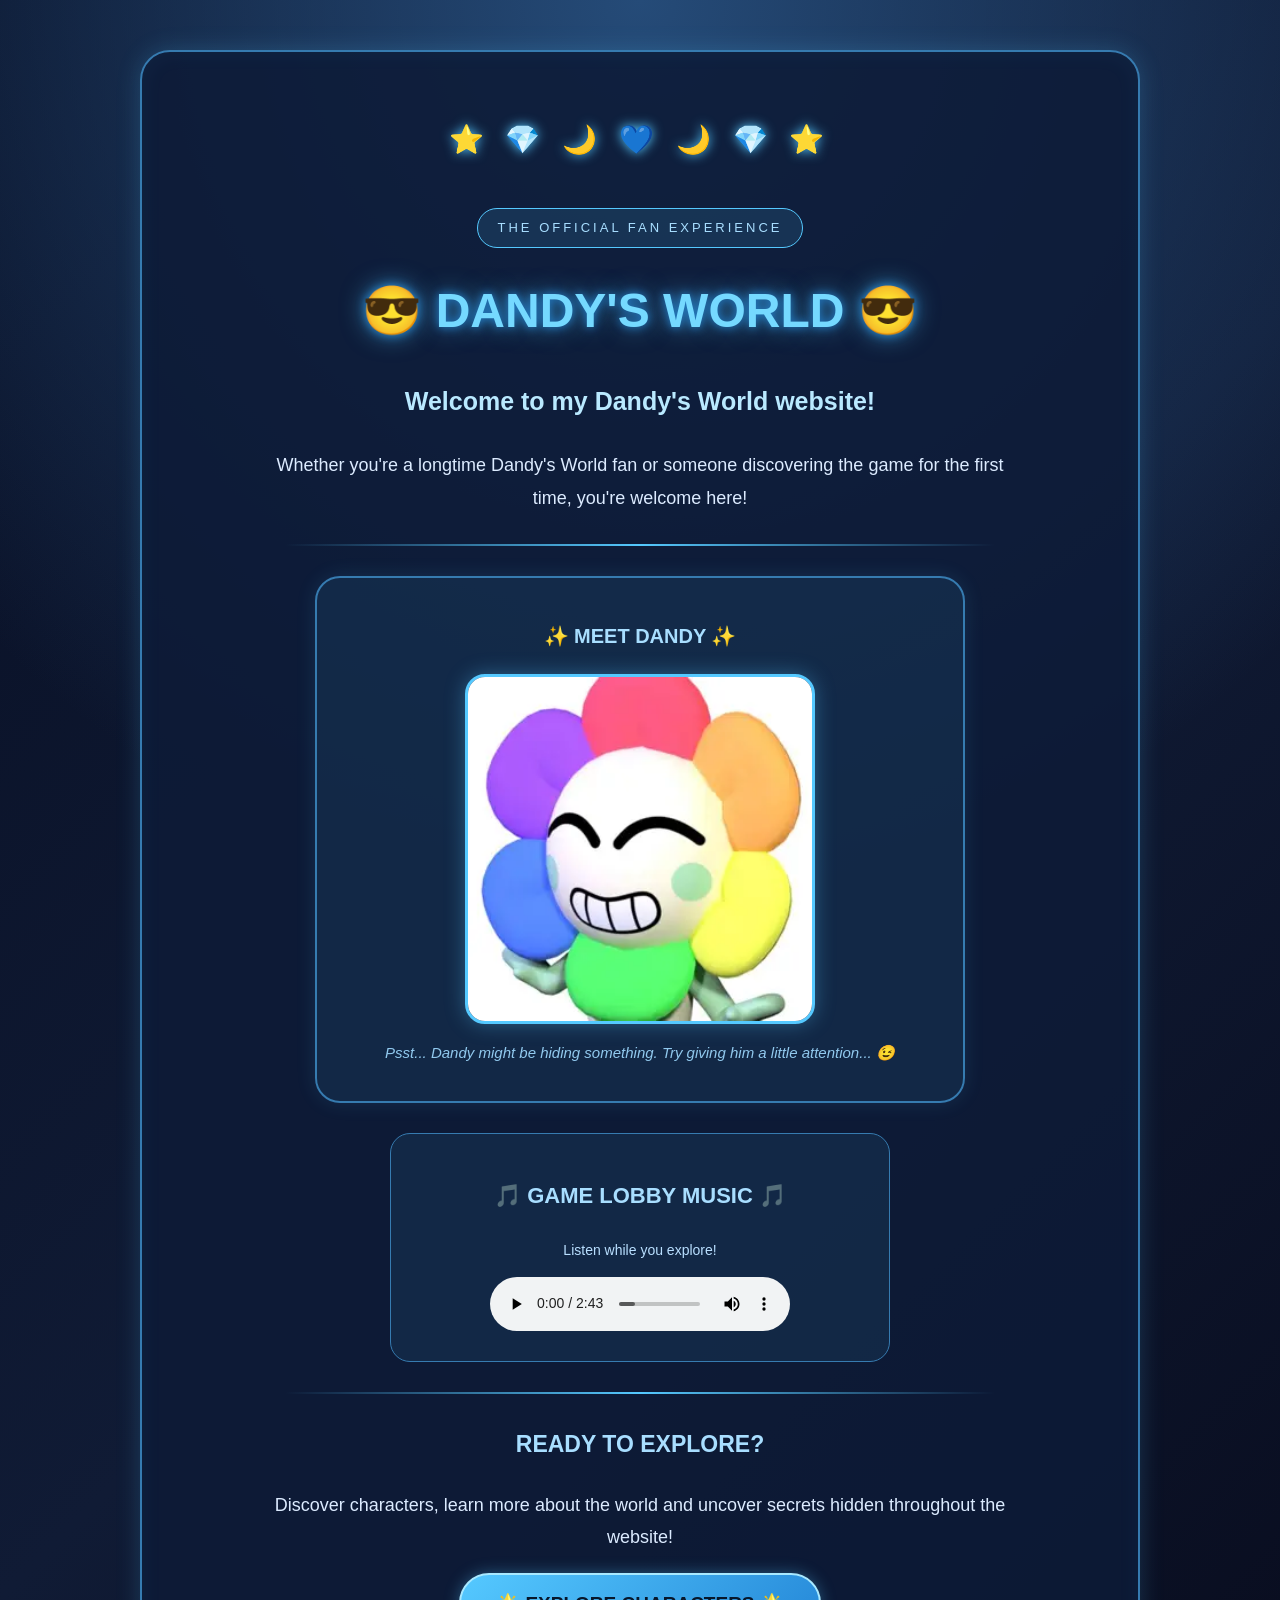
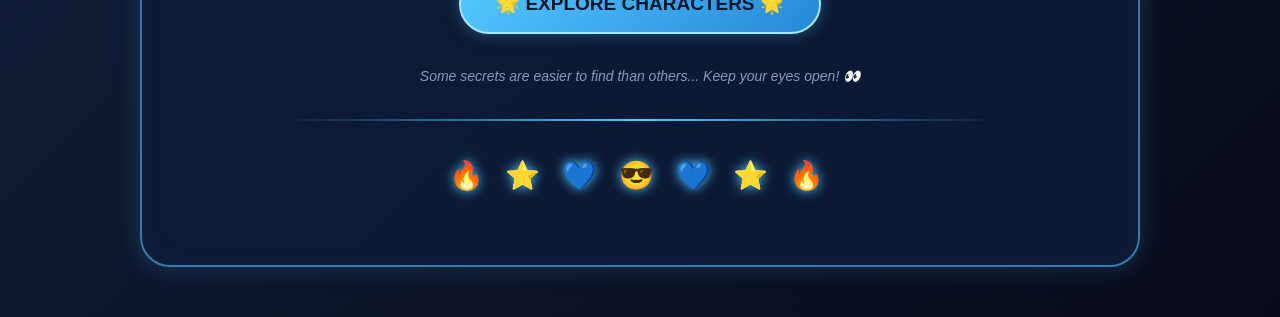
<file: index.htm>
<!DOCTYPE html>
<html>

<head>
<title>Dandy's World - Home</title>

<style>
    * {
        box-sizing: border-box;
    }

    body {
        background:
            radial-gradient(circle at top, #254B78, transparent 45%),
            linear-gradient(135deg, #080F24, #101B35, #080B1C);
        color: #F0F5FF;
        font-family: Verdana, sans-serif;
        font-size: 18px;
        line-height: 1.8;
        margin: 0;
        padding: 25px 15px;
        min-height: 100vh;
    }

    .container {
        max-width: 1000px;
        margin: 25px auto;
        padding: 35px 25px;
        background: rgba(13, 27, 55, 0.88);
        border: 2px solid #367BB0;
        border-radius: 30px;
        box-shadow:
            0 0 25px rgba(85, 201, 255, 0.2),
            inset 0 0 25px rgba(85, 201, 255, 0.05);
        text-align: center;
    }

    .decorations {
        font-size: 28px;
        letter-spacing: 7px;
        color: #8DE2FF;
        text-shadow: 0 0 12px #55C9FF;
    }

    .top-label {
        display: inline-block;
        background: rgba(85, 201, 255, 0.12);
        border: 1px solid #55C9FF;
        border-radius: 30px;
        padding: 7px 20px;
        color: #A8DEFF;
        font-size: 13px;
        letter-spacing: 3px;
        margin-top: 15px;
    }

    h1 {
        color: #75D9FF;
        font-size: 48px;
        text-align: center;
        text-shadow:
            0 0 10px #2588D8,
            0 0 25px rgba(85, 201, 255, 0.6);
        margin: 20px 0;
    }

    .welcome {
        font-size: 25px;
        color: #B9E9FF;
        font-weight: bold;
    }

    .description {
        font-size: 18px;
        color: #DCEBFF;
        max-width: 750px;
        margin: 20px auto;
    }

    .image-panel {
        background: rgba(85, 201, 255, 0.08);
        border: 2px solid #367BB0;
        border-radius: 25px;
        padding: 20px;
        max-width: 650px;
        margin: 30px auto;
        box-shadow: 0 0 20px rgba(85, 201, 255, 0.12);
    }

    .main-image {
        display: block;
        margin: 10px auto;
        width: 350px;
        max-width: 90%;
        border-radius: 20px;
        border: 3px solid #55C9FF;
        cursor: pointer;
        box-shadow: 0 0 20px rgba(85, 201, 255, 0.35);
        transition: 0.3s;
    }

    .main-image:hover {
        transform: scale(1.04);
        box-shadow: 0 0 30px #55C9FF;
    }

    .secret-hint {
        color: #91C9EE;
        font-size: 15px;
        font-style: italic;
        margin-top: 15px;
    }

    .music-panel {
        background: rgba(85, 201, 255, 0.08);
        border: 1px solid #367BB0;
        border-radius: 20px;
        padding: 20px;
        max-width: 500px;
        margin: 30px auto;
    }

    .music-title {
        font-size: 22px;
        color: #A8DEFF;
        font-weight: bold;
    }

    audio {
        width: 300px;
        max-width: 100%;
    }

    .button {
        background: linear-gradient(135deg, #55C9FF, #2588D8);
        color: #07172B;
        padding: 17px 35px;
        font-size: 19px;
        font-weight: bold;
        border: 2px solid #A8E9FF;
        border-radius: 30px;
        cursor: pointer;
        box-shadow: 0 0 15px rgba(85, 201, 255, 0.35);
        transition: 0.3s;
    }

    .button:hover {
        transform: scale(1.08);
        background: linear-gradient(135deg, #B9EEFF, #55C9FF);
        box-shadow: 0 0 25px #55C9FF;
    }

    .bottom-note {
        color: #829CBD;
        font-size: 14px;
        font-style: italic;
        margin-top: 30px;
    }

    .divider {
        width: 75%;
        height: 2px;
        background: linear-gradient(to right, transparent, #55C9FF, transparent);
        margin: 30px auto;
    }

    @media (max-width: 600px) {
        h1 {
            font-size: 32px;
        }

        .container {
            padding: 20px 12px;
        }

        .decorations {
            font-size: 20px;
            letter-spacing: 3px;
        }

        .welcome {
            font-size: 21px;
        }
    }
</style>
</head>

<body>

<div class="container">

<p class="decorations">
⭐ 💎 🌙 💙 🌙 💎 ⭐
</p>

<div class="top-label">
THE OFFICIAL FAN EXPERIENCE
</div>

<h1>
😎 DANDY'S WORLD 😎
</h1>

<p class="welcome">
Welcome to my Dandy's World website!
</p>

<p class="description">
Whether you're a longtime Dandy's World fan
or someone discovering the game for the first time,
you're welcome here!
</p>

<div class="divider"></div>

<div class="image-panel">

<p style="color:#A8DEFF;font-size:20px;font-weight:bold;">
✨ MEET DANDY ✨
</p>

<img src="image.png" class="main-image">

<p class="secret-hint">
Psst... Dandy might be hiding something.
Try giving him a little attention... 😉
</p>

</div>

<div class="music-panel">

<p class="music-title">
🎵 GAME LOBBY MUSIC 🎵
</p>

<p style="color:#B9DFFF;font-size:14px;">
Listen while you explore!
</p>

<audio controls loop>
<source src="music.mp3" type="audio/mpeg">
</audio>

</div>

<div class="divider"></div>

<p style="color:#A8DEFF;font-size:23px;font-weight:bold;">
READY TO EXPLORE?
</p>

<p class="description">
Discover characters, learn more about the world
and uncover secrets hidden throughout the website!
</p>

<p>
<a href="characters.html">
<button class="button">
🌟 EXPLORE CHARACTERS 🌟
</button>
</a>
</p>

<p class="bottom-note">
Some secrets are easier to find than others...
Keep your eyes open! 👀
</p>

<div class="divider"></div>

<p class="decorations">
🔥 ⭐ 💙 😎 💙 ⭐ 🔥
</p>

</div>

<script>
let secretCount = 0;

document.querySelector(".main-image").addEventListener("click", function() {
    secretCount++;

    if (secretCount >= 10) {
        window.location.href = "secret.html";
    }
});
</script>

</body>
</html>
</file>
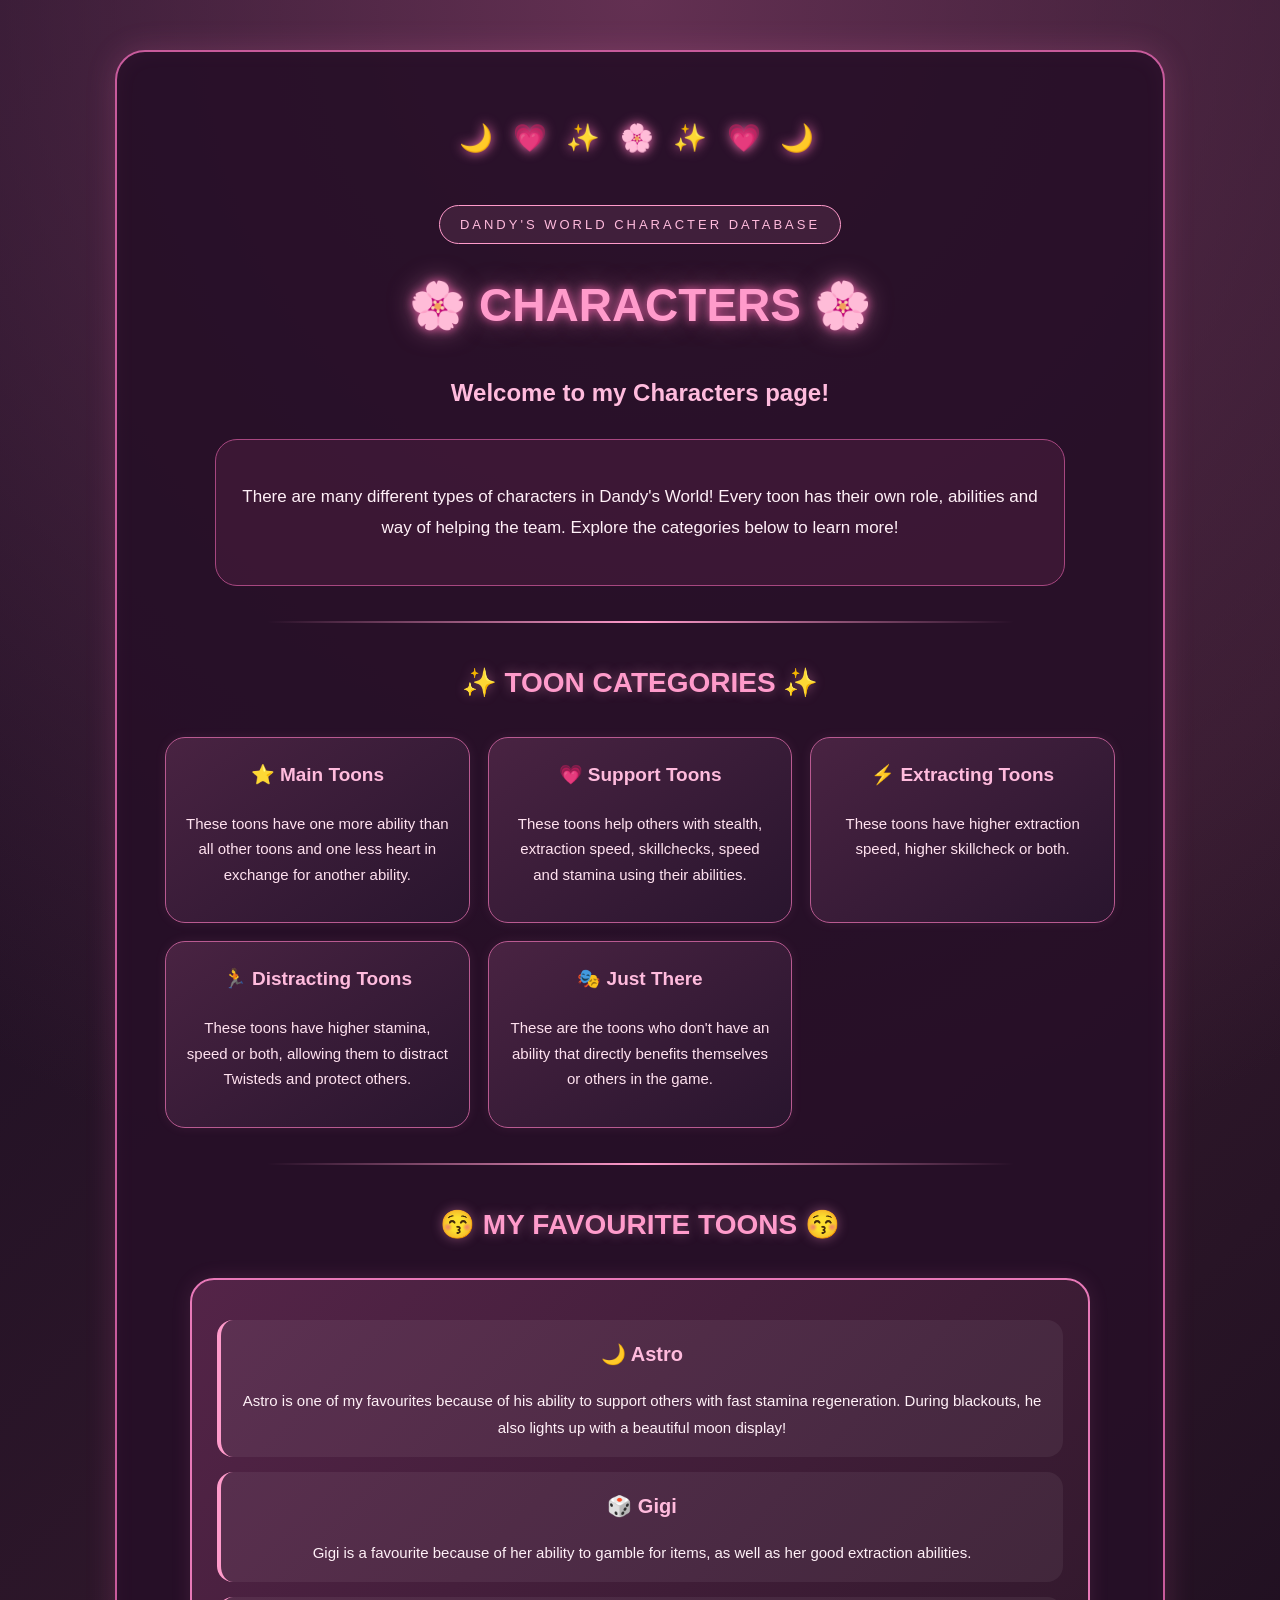
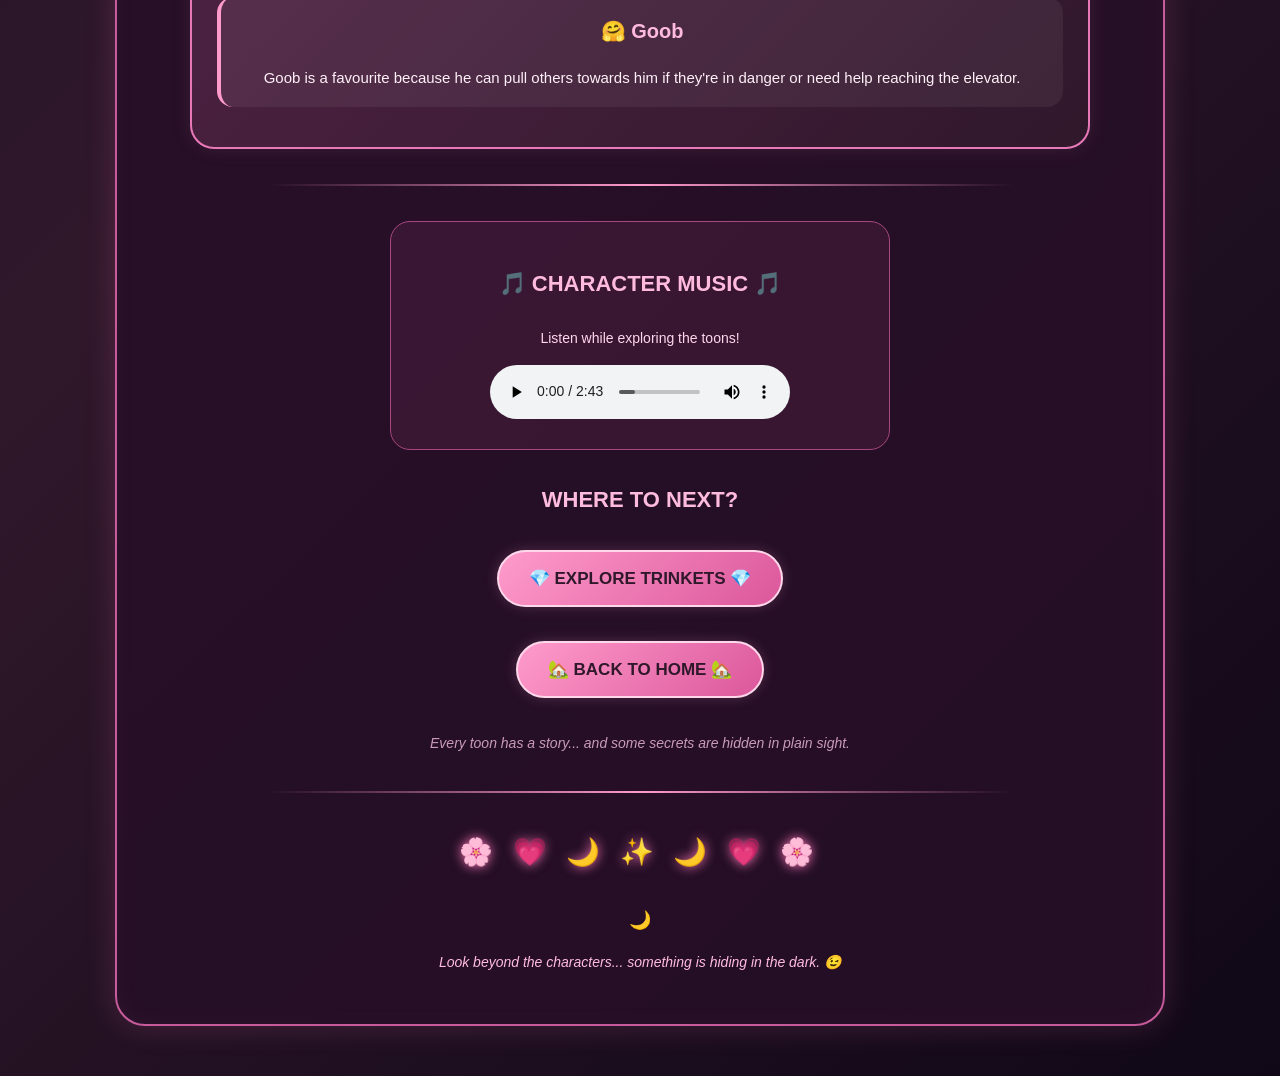
<file: characters.html>
<!DOCTYPE html>
<html>

<head>
<title>Dandy's World - Characters</title>

<style>
    * {
        box-sizing: border-box;
    }

    body {
        background:
            radial-gradient(circle at top, #633052, transparent 45%),
            linear-gradient(135deg, #160C20, #30182B, #100817);
        color: #FFF0F7;
        font-family: Verdana, sans-serif;
        font-size: 18px;
        line-height: 1.8;
        margin: 0;
        padding: 25px 15px;
        min-height: 100vh;
    }

    .container {
        max-width: 1050px;
        margin: 25px auto;
        padding: 35px 25px;
        background: rgba(38, 15, 39, 0.91);
        border: 2px solid #C85B9C;
        border-radius: 30px;
        box-shadow:
            0 0 30px rgba(255, 120, 190, 0.18),
            inset 0 0 25px rgba(255, 155, 203, 0.04);
        text-align: center;
    }

    .decorations {
        font-size: 27px;
        letter-spacing: 6px;
        color: #FFBBDD;
        text-shadow: 0 0 12px #FF77BA;
    }

    .top-label {
        display: inline-block;
        background: rgba(255, 155, 203, 0.1);
        border: 1px solid #FF9BCB;
        border-radius: 30px;
        padding: 7px 20px;
        color: #FFBBDD;
        font-size: 13px;
        letter-spacing: 3px;
        margin-top: 15px;
    }

    h1 {
        color: #FF9BCB;
        font-size: 46px;
        text-align: center;
        text-shadow:
            0 0 10px #DB579B,
            0 0 25px rgba(255, 155, 203, 0.5);
        margin: 20px 0;
    }

    .welcome {
        font-size: 24px;
        color: #FFBBDD;
        font-weight: bold;
    }

    .description {
        font-size: 17px;
        color: #FFF0F7;
        max-width: 850px;
        margin: 20px auto;
    }

    .intro-panel {
        background: rgba(219, 87, 155, 0.1);
        border: 1px solid #A74780;
        border-radius: 22px;
        padding: 22px;
        max-width: 850px;
        margin: 25px auto;
    }

    .divider {
        width: 75%;
        height: 2px;
        background: linear-gradient(to right, transparent, #FF9BCB, transparent);
        margin: 35px auto;
    }

    .section-title {
        font-size: 28px;
        color: #FF9BCB;
        font-weight: bold;
        text-shadow: 0 0 12px rgba(255, 155, 203, 0.4);
        margin-top: 30px;
    }

    .category-grid {
        display: grid;
        grid-template-columns: repeat(auto-fit, minmax(230px, 1fr));
        gap: 18px;
        max-width: 950px;
        margin: 25px auto;
    }

    .category-card {
        background: linear-gradient(145deg, #492342, #29152E);
        border: 1px solid #B95A91;
        border-radius: 20px;
        padding: 20px;
        text-align: left;
        box-shadow: 0 0 12px rgba(255, 155, 203, 0.08);
        transition: 0.3s;
    }

    .category-card:hover {
        transform: translateY(-5px);
        border-color: #FF9BCB;
        box-shadow: 0 0 18px rgba(255, 155, 203, 0.25);
    }

    .category-card h3 {
        color: #FFBBDD;
        font-size: 19px;
        text-align: center;
        margin-top: 0;
    }

    .category-card p {
        color: #FFE1EF;
        font-size: 15px;
        text-align: center;
        line-height: 1.7;
    }

    .favourite-panel {
        background: linear-gradient(135deg, #542448, #30182B);
        border: 2px solid #E879B8;
        border-radius: 24px;
        padding: 25px;
        max-width: 900px;
        margin: 25px auto;
        box-shadow: 0 0 20px rgba(232, 121, 184, 0.12);
    }

    .favourite {
        background: rgba(255, 255, 255, 0.06);
        border-radius: 16px;
        padding: 16px;
        margin: 15px 0;
        border-left: 4px solid #FF9BCB;
    }

    .favourite h3 {
        color: #FFBBDD;
        margin: 0;
        font-size: 20px;
    }

    .favourite p {
        color: #FFF0F7;
        font-size: 15px;
        margin-bottom: 0;
    }

    .music-panel {
        background: rgba(219, 87, 155, 0.1);
        border: 1px solid #A74780;
        border-radius: 20px;
        padding: 20px;
        max-width: 500px;
        margin: 30px auto;
    }

    .music-title {
        font-size: 22px;
        color: #FFBBDD;
        font-weight: bold;
    }

    audio {
        width: 300px;
        max-width: 100%;
    }

    .button {
        background: linear-gradient(135deg, #FF9BCB, #DB579B);
        color: #30182B;
        padding: 16px 30px;
        font-size: 17px;
        font-weight: bold;
        border: 2px solid #FFD7EB;
        border-radius: 30px;
        cursor: pointer;
        transition: 0.3s;
        box-shadow: 0 0 14px rgba(255, 155, 203, 0.2);
        margin: 8px;
    }

    .button:hover {
        transform: scale(1.07);
        background: linear-gradient(135deg, #FFE1EF, #FF9BCB);
        box-shadow: 0 0 22px #FF9BCB;
    }

    .bottom-note {
        color: #C99AB9;
        font-size: 14px;
        font-style: italic;
        margin-top: 25px;
    }

    #moon {
        color: #30182B;
        font-size: 18px;
        cursor: pointer;
        user-select: none;
        margin: 15px auto 0;
        width: fit-content;
    }

    #moon:hover {
        color: #FFBBDD;
        text-shadow: 0 0 15px #FF9BCB;
    }

    .moon-hint {
        color: #FFBBDD;
        font-size: 14px;
        font-style: italic;
    }

    @media (max-width: 600px) {
        h1 {
            font-size: 32px;
        }

        .container {
            padding: 20px 12px;
        }

        .decorations {
            font-size: 20px;
            letter-spacing: 3px;
        }

        .category-grid {
            grid-template-columns: 1fr;
        }
    }
</style>
</head>

<body>

<div class="container">

<p class="decorations">
🌙 💗 ✨ 🌸 ✨ 💗 🌙
</p>

<div class="top-label">
DANDY'S WORLD CHARACTER DATABASE
</div>

<h1>
🌸 CHARACTERS 🌸
</h1>

<p class="welcome">
Welcome to my Characters page!
</p>

<div class="intro-panel">

<p class="description">
There are many different types of characters in Dandy's World!
Every toon has their own role, abilities and way of helping the team.
Explore the categories below to learn more!
</p>

</div>

<div class="divider"></div>

<p class="section-title">
✨ TOON CATEGORIES ✨
</p>

<div class="category-grid">

<div class="category-card">
<h3>⭐ Main Toons</h3>
<p>
These toons have one more ability than all other toons and one less heart in exchange for another ability.
</p>
</div>

<div class="category-card">
<h3>💗 Support Toons</h3>
<p>
These toons help others with stealth, extraction speed, skillchecks, speed and stamina using their abilities.
</p>
</div>

<div class="category-card">
<h3>⚡ Extracting Toons</h3>
<p>
These toons have higher extraction speed, higher skillcheck or both.
</p>
</div>

<div class="category-card">
<h3>🏃 Distracting Toons</h3>
<p>
These toons have higher stamina, speed or both, allowing them to distract Twisteds and protect others.
</p>
</div>

<div class="category-card">
<h3>🎭 Just There</h3>
<p>
These are the toons who don't have an ability that directly benefits themselves or others in the game.
</p>
</div>

</div>

<div class="divider"></div>

<p class="section-title">
😚 MY FAVOURITE TOONS 😚
</p>

<div class="favourite-panel">

<div class="favourite">
<h3>🌙 Astro</h3>
<p>
Astro is one of my favourites because of his ability to support others with fast stamina regeneration. During blackouts, he also lights up with a beautiful moon display!
</p>
</div>

<div class="favourite">
<h3>🎲 Gigi</h3>
<p>
Gigi is a favourite because of her ability to gamble for items, as well as her good extraction abilities.
</p>
</div>

<div class="favourite">
<h3>🤗 Goob</h3>
<p>
Goob is a favourite because he can pull others towards him if they're in danger or need help reaching the elevator.
</p>
</div>

</div>

<div class="divider"></div>

<div class="music-panel">

<p class="music-title">
🎵 CHARACTER MUSIC 🎵
</p>

<p style="color:#FFD7EB;font-size:14px;">
Listen while exploring the toons!
</p>

<audio controls loop>
<source src="music.mp3" type="audio/mpeg">
</audio>

</div>

<p style="color:#FFBBDD;font-size:22px;font-weight:bold;">
WHERE TO NEXT?
</p>

<p>
<a href="trinkets.html">
<button class="button">
💎 EXPLORE TRINKETS 💎
</button>
</a>
</p>

<p>
<a href="index.htm">
<button class="button">
🏡 BACK TO HOME 🏡
</button>
</a>
</p>

<p class="bottom-note">
Every toon has a story... and some secrets are hidden in plain sight.
</p>

<div class="divider"></div>

<p class="decorations">
🌸 💗 🌙 ✨ 🌙 💗 🌸
</p>

<p id="moon" onclick="window.location.href='supersecret.html'">
🌙
</p>

<p class="moon-hint">
Look beyond the characters... something is hiding in the dark. 😉
</p>

</div>

</body>
</html>
</file>
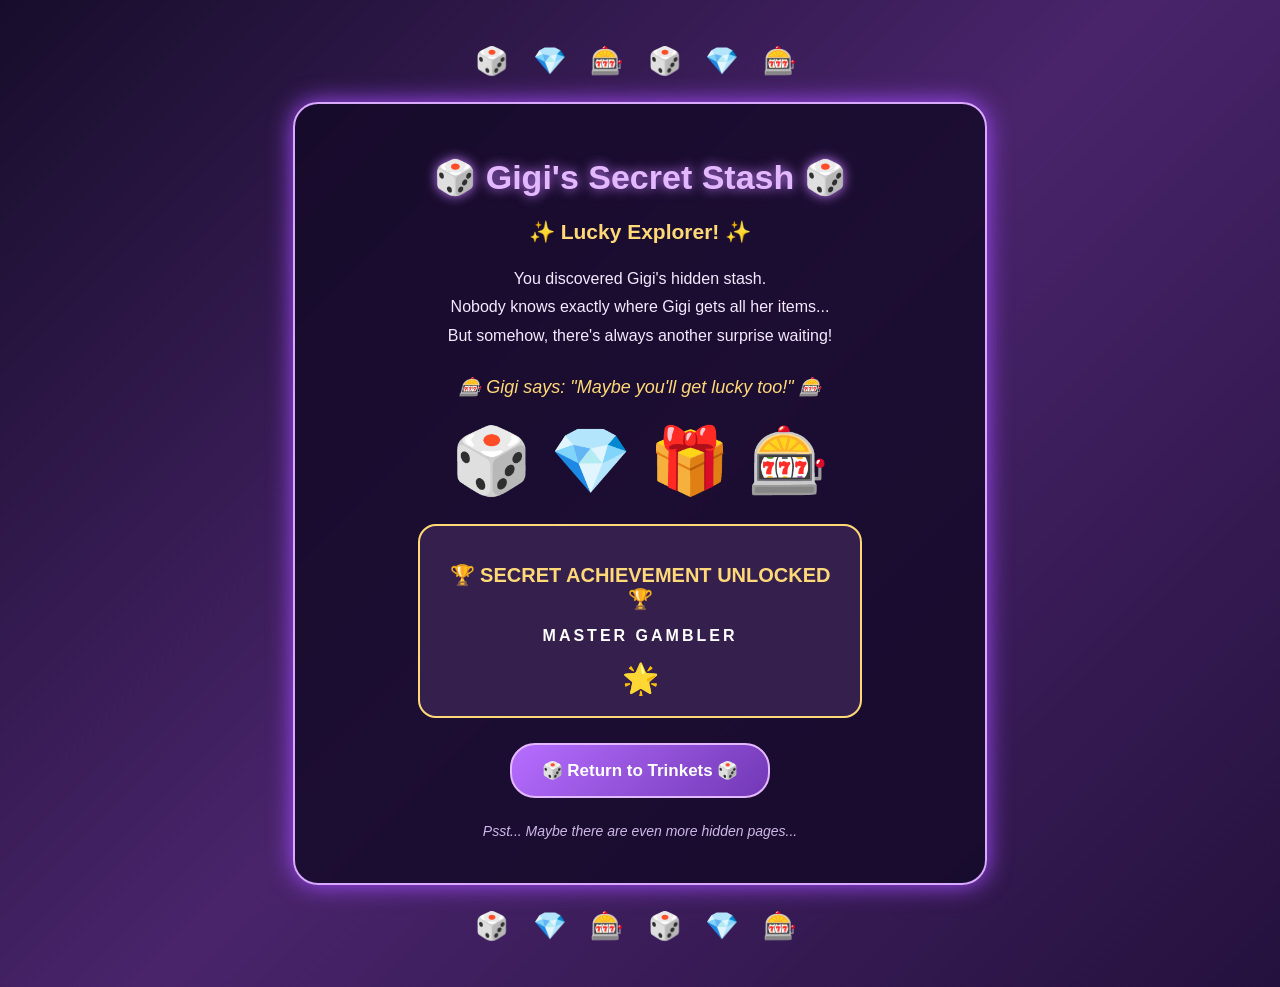
<file: gigisecret.html>
<!DOCTYPE html>
<html>
<head>
<title>Gigi's Secret Stash</title>

<style>
    body {
        background: linear-gradient(135deg, #170D2B, #49246B, #24113D);
        color: #F8EFFF;
        font-family: Verdana, sans-serif;
        text-align: center;
        margin: 0;
        padding: 30px 15px;
        min-height: 100vh;
    }

    .decorations {
        font-size: 27px;
        letter-spacing: 8px;
        margin: 15px;
    }

    .container {
        background: rgba(20, 10, 40, 0.85);
        border: 2px solid #D9A8FF;
        border-radius: 25px;
        max-width: 650px;
        margin: 25px auto;
        padding: 30px 20px;
        box-shadow: 0 0 25px #A64DFF;
    }

    h1 {
        color: #E4B8FF;
        font-size: 34px;
        text-shadow: 0 0 12px #C77DFF;
    }

    .subtitle {
        color: #FFD978;
        font-size: 21px;
        font-weight: bold;
    }

    .message {
        color: #F5E9FF;
        font-size: 16px;
        line-height: 1.8;
    }

    .gigi {
        color: #FFD978;
        font-size: 18px;
        font-style: italic;
        margin: 25px 0;
    }

    .treasures {
        font-size: 65px;
        margin: 25px 0;
    }

    .achievement {
        background: #35204D;
        border: 2px solid #FFD978;
        border-radius: 18px;
        padding: 20px;
        margin: 25px auto;
        max-width: 400px;
    }

    .achievement h2 {
        color: #FFD978;
        font-size: 20px;
    }

    .achievement p {
        color: white;
        letter-spacing: 3px;
        font-weight: bold;
    }

    button {
        background: linear-gradient(135deg, #B66DFF, #7138B5);
        color: white;
        padding: 15px 30px;
        font-size: 17px;
        font-weight: bold;
        border: 2px solid #E4B8FF;
        border-radius: 25px;
        cursor: pointer;
        transition: 0.3s;
    }

    button:hover {
        transform: scale(1.08);
        box-shadow: 0 0 18px #D9A8FF;
    }

    .hint {
        color: #CDB8E8;
        font-size: 14px;
        margin-top: 25px;
        font-style: italic;
    }
</style>
</head>

<body>

<div class="decorations">🎲 💎 🎰 🎲 💎 🎰</div>

<div class="container">

    <h1>🎲 Gigi's Secret Stash 🎲</h1>

    <p class="subtitle">✨ Lucky Explorer! ✨</p>

    <p class="message">
        You discovered Gigi's hidden stash.
        <br>
        Nobody knows exactly where Gigi gets all her items...
        <br>
        But somehow, there's always another surprise waiting!
    </p>

    <p class="gigi">
        🎰 Gigi says: "Maybe you'll get lucky too!" 🎰
    </p>

    <div class="treasures">🎲 💎 🎁 🎰</div>

    <div class="achievement">
        <h2>🏆 SECRET ACHIEVEMENT UNLOCKED 🏆</h2>
        <p>MASTER GAMBLER</p>
        <span style="font-size:30px;">🌟</span>
    </div>

    <a href="trinkets.html">
        <button>🎲 Return to Trinkets 🎲</button>
    </a>

    <p class="hint">
        Psst... Maybe there are even more hidden pages...
    </p>

</div>

<div class="decorations">🎲 💎 🎰 🎲 💎 🎰</div>

</body>
</html>
</file>
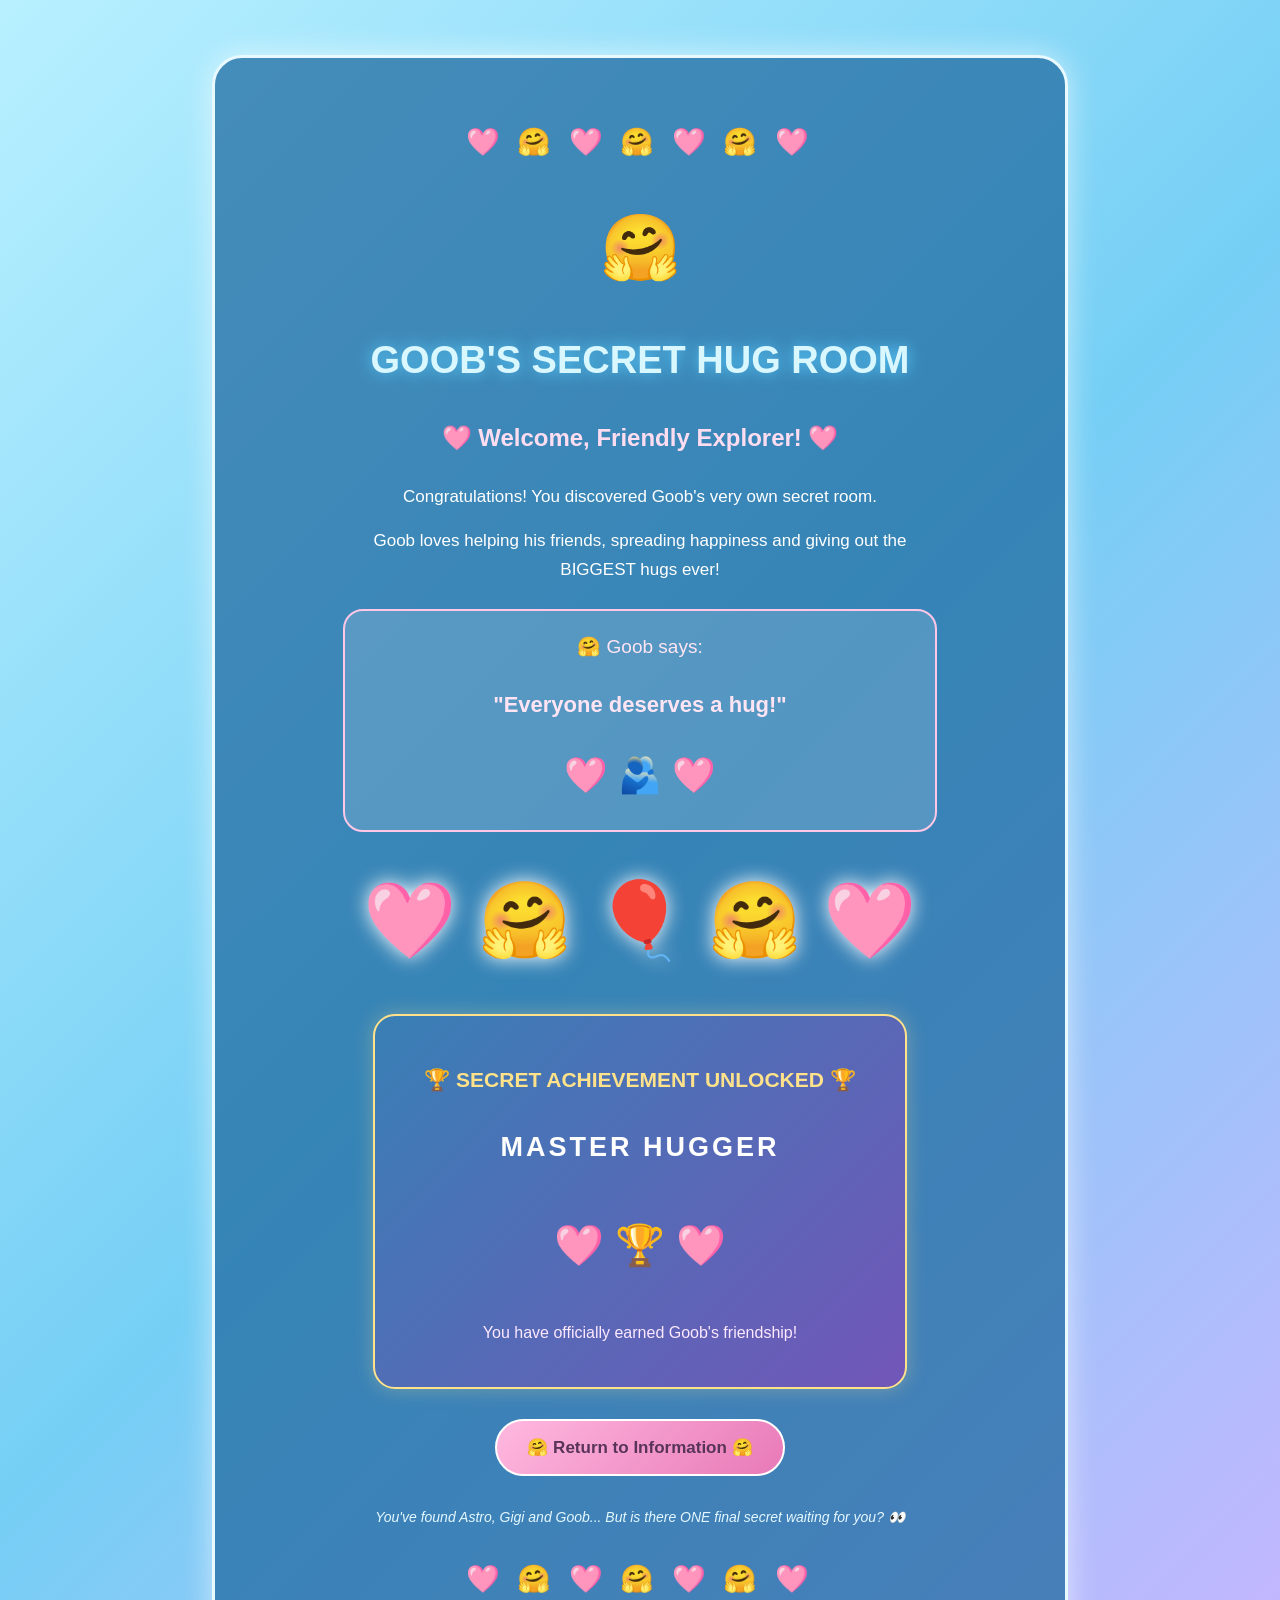
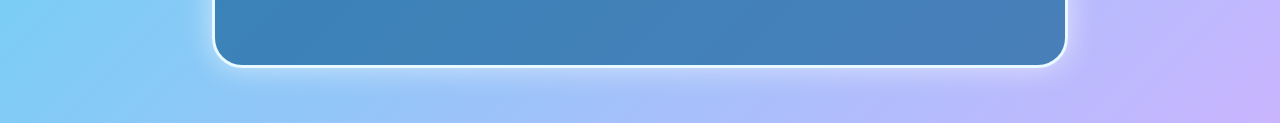
<file: goobsecret.html>
<!DOCTYPE html>
<html>

<head>
<title>Goob's Secret Hug Room</title>

<style>
    body {
        background: linear-gradient(135deg, #B8F0FF, #75CFF5, #C9B5FF);
        color: white;
        font-family: Verdana, sans-serif;
        margin: 0;
        padding: 25px 15px;
        min-height: 100vh;
        line-height: 1.7;
    }

    .container {
        max-width: 800px;
        margin: 30px auto;
        padding: 35px 25px;
        text-align: center;
        background: rgba(30, 105, 160, 0.72);
        border: 3px solid #E8FAFF;
        border-radius: 30px;
        box-shadow: 0 0 30px rgba(255, 255, 255, 0.6);
    }

    .decorations {
        font-size: 27px;
        letter-spacing: 5px;
    }

    h1 {
        color: #D9F7FF;
        font-size: 38px;
        text-shadow: 0 0 15px #5BCFFF;
        margin: 25px 0;
    }

    .welcome {
        color: #FFDDF1;
        font-size: 24px;
        font-weight: bold;
    }

    .description {
        color: #FFFFFF;
        font-size: 17px;
        max-width: 600px;
        margin: 15px auto;
    }

    .message {
        background: rgba(255, 255, 255, 0.15);
        border: 2px solid #FFC7E7;
        border-radius: 20px;
        padding: 20px;
        max-width: 550px;
        margin: 25px auto;
        color: #FFE5F3;
        font-size: 19px;
    }

    .hug-art {
        font-size: 75px;
        margin: 25px 0;
        filter: drop-shadow(0 0 10px white);
    }

    .achievement {
        background: linear-gradient(135deg, #387FB5, #7256B8);
        border: 2px solid #FFE28A;
        border-radius: 22px;
        padding: 25px;
        max-width: 480px;
        margin: 30px auto;
        box-shadow: 0 0 20px rgba(255, 226, 138, 0.3);
    }

    .achievement-title {
        color: #FFE28A;
        font-size: 21px;
        font-weight: bold;
    }

    .achievement-name {
        color: white;
        font-size: 27px;
        font-weight: bold;
        letter-spacing: 3px;
    }

    .button {
        background: linear-gradient(135deg, #FFB9DF, #E879B8);
        color: #59345A;
        padding: 16px 30px;
        font-size: 17px;
        font-weight: bold;
        border: 2px solid white;
        border-radius: 30px;
        cursor: pointer;
        transition: 0.3s;
    }

    .button:hover {
        transform: scale(1.08);
        box-shadow: 0 0 20px #FFD8F0;
    }

    .ending {
        color: #E4F8FF;
        font-size: 14px;
        font-style: italic;
        margin-top: 30px;
    }

    @media (max-width: 600px) {
        h1 {
            font-size: 29px;
        }

        .container {
            padding: 20px 12px;
        }

        .hug-art {
            font-size: 60px;
        }
    }
</style>
</head>

<body>

<div class="container">

<p class="decorations">
🩷 🤗 🩷 🤗 🩷 🤗 🩷
</p>

<div style="font-size:65px;">🤗</div>

<h1>GOOB'S SECRET HUG ROOM</h1>

<p class="welcome">
🩷 Welcome, Friendly Explorer! 🩷
</p>

<p class="description">
Congratulations! You discovered Goob's very own secret room.
</p>

<p class="description">
Goob loves helping his friends, spreading happiness
and giving out the BIGGEST hugs ever!
</p>

<div class="message">
🤗 Goob says:

<p style="font-size:22px;font-weight:bold;">
"Everyone deserves a hug!"
</p>

<p style="font-size:35px;margin:5px;">
🩷 🫂 🩷
</p>
</div>

<div class="hug-art">
🩷 🤗 🎈 🤗 🩷
</div>

<div class="achievement">

<p class="achievement-title">
🏆 SECRET ACHIEVEMENT UNLOCKED 🏆
</p>

<p class="achievement-name">
MASTER HUGGER
</p>

<p style="font-size:40px;">
🩷 🏆 🩷
</p>

<p style="color:#FCE8FF;">
You have officially earned Goob's friendship!
</p>

</div>

<p>
<a href="information.html">
<button class="button">
🤗 Return to Information 🤗
</button>
</a>
</p>

<p class="ending">
You've found Astro, Gigi and Goob...

But is there ONE final secret waiting for you?

👀
</p>

<p class="decorations">
🩷 🤗 🩷 🤗 🩷 🤗 🩷
</p>

</div>

</body>
</html>
</file>
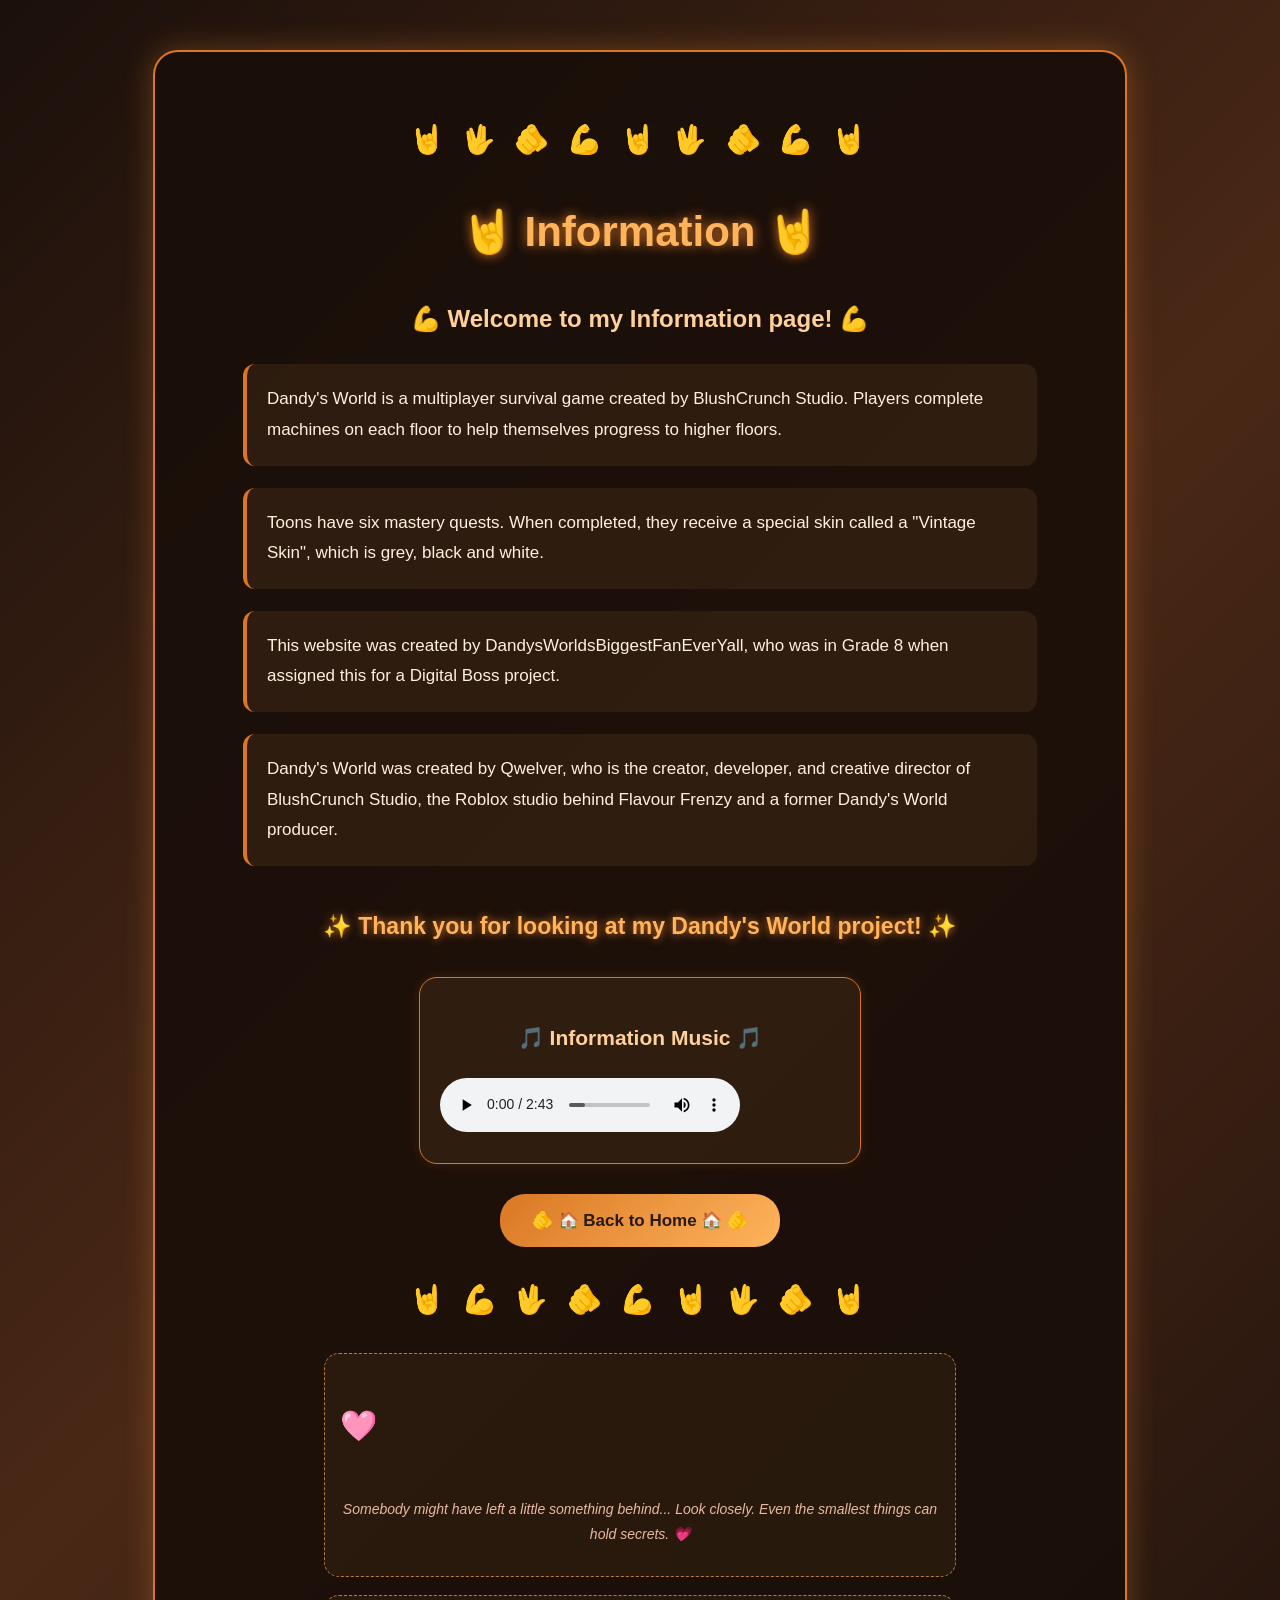
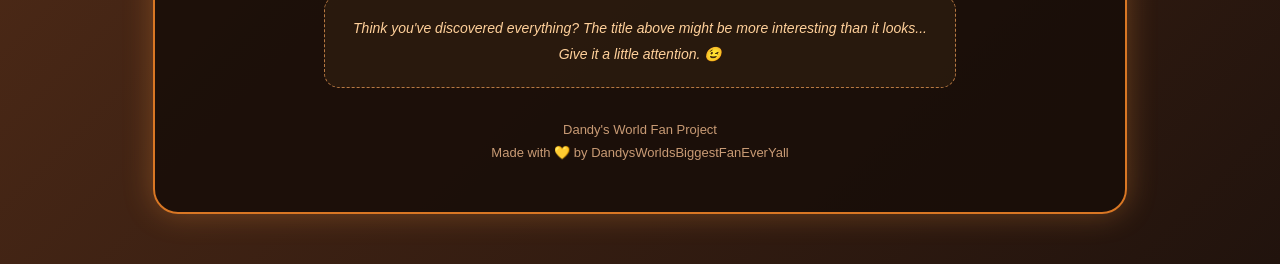
<file: information.html>
<!DOCTYPE html>
<html>

<head>
<title>Dandy's World Information</title>

<style>
    body {
        background: linear-gradient(135deg, #1B100B, #4A2816, #21130D);
        color: #FFF1DF;
        font-family: Verdana, sans-serif;
        font-size: 17px;
        line-height: 1.8;
        margin: 0;
        padding: 25px;
    }

    .container {
        max-width: 900px;
        margin: 25px auto;
        padding: 35px;
        background: rgba(25, 14, 8, 0.9);
        border: 2px solid #D97724;
        border-radius: 25px;
        box-shadow: 0 0 30px rgba(255, 157, 64, 0.3);
    }

    h1 {
        color: #FFB45C;
        font-size: 42px;
        text-align: center;
        cursor: pointer;
        text-shadow: 0 0 12px #D97724;
        transition: 0.3s;
    }

    h1:hover {
        text-shadow: 0 0 22px #FFB45C;
    }

    p {
        text-align: center;
    }

    .decorations {
        font-size: 28px;
        letter-spacing: 5px;
    }

    .welcome {
        font-size: 24px;
        color: #FFD09A;
        font-weight: bold;
    }

    .description {
        background: rgba(255, 180, 92, 0.08);
        border-left: 4px solid #D97724;
        border-radius: 12px;
        padding: 20px;
        color: #FFF1DF;
        max-width: 750px;
        margin: 22px auto;
        text-align: left;
        transition: 0.3s;
    }

    .description:hover {
        background: rgba(255, 180, 92, 0.15);
        transform: translateY(-3px);
    }

    .thankyou {
        font-size: 23px;
        color: #FFB45C;
        font-weight: bold;
        margin-top: 40px;
        text-shadow: 0 0 8px #D97724;
    }

    .music-box {
        background: rgba(255, 180, 92, 0.08);
        border: 1px solid #D97724;
        border-radius: 18px;
        padding: 20px;
        margin: 30px auto;
        max-width: 400px;
        box-shadow: 0 0 12px rgba(217, 119, 36, 0.15);
    }

    .music-title {
        font-size: 21px;
        color: #FFD09A;
        font-weight: bold;
    }

    audio {
        width: 100%;
        max-width: 300px;
    }

    .button {
        background: linear-gradient(135deg, #D97724, #FFB45C);
        color: #29190F;
        padding: 16px 32px;
        font-size: 17px;
        font-weight: bold;
        border: none;
        border-radius: 25px;
        cursor: pointer;
        transition: 0.3s;
    }

    .button:hover {
        transform: scale(1.06);
        box-shadow: 0 0 18px #FFB45C;
    }

    .hint-box {
        background: rgba(255, 180, 92, 0.06);
        border: 1px dashed #B87942;
        border-radius: 15px;
        padding: 15px;
        max-width: 600px;
        margin: 18px auto;
    }

    .hint {
        color: #FFD09A;
        font-size: 14px;
        font-style: italic;
        margin: 5px;
    }

    #goob {
        color: #FFB45C;
        font-size: 30px;
        cursor: pointer;
        transition: 0.3s;
        display: inline-block;
    }

    #goob:hover {
        transform: scale(1.3) rotate(10deg);
        filter: drop-shadow(0 0 8px pink);
    }

    .heart-hint {
        color: #E8B9A0;
        font-size: 14px;
        font-style: italic;
    }

    .footer {
        color: #C99B75;
        font-size: 13px;
        margin-top: 30px;
    }

    @media (max-width: 600px) {
        body {
            padding: 10px;
        }

        .container {
            padding: 18px;
        }

        h1 {
            font-size: 30px;
        }

        .decorations {
            font-size: 20px;
            letter-spacing: 2px;
        }
    }
</style>
</head>

<body>

<div class="container">

<p class="decorations">
🤘 🖖 🫵 💪 🤘 🖖 🫵 💪 🤘
</p>

<h1 id="ultimateTitle">
🤘 Information 🤘
</h1>

<p class="welcome">
💪 Welcome to my Information page! 💪
</p>

<p class="description">
Dandy's World is a multiplayer survival game created by BlushCrunch Studio. Players complete machines on each floor to help themselves progress to higher floors.
</p>

<p class="description">
Toons have six mastery quests. When completed, they receive a special skin called a "Vintage Skin", which is grey, black and white.
</p>

<p class="description">
This website was created by DandysWorldsBiggestFanEverYall, who was in Grade 8 when assigned this for a Digital Boss project.
</p>

<p class="description">
Dandy's World was created by Qwelver, who is the creator, developer, and creative director of BlushCrunch Studio, the Roblox studio behind Flavour Frenzy and a former Dandy's World producer.
</p>

<p class="thankyou">
✨ Thank you for looking at my Dandy's World project! ✨
</p>

<div class="music-box">

<p class="music-title">
🎵 Information Music 🎵
</p>

<audio controls autoplay loop>
<source src="music.mp3" type="audio/mpeg">
</audio>

</div>

<p>
<a href="index.htm">
<button class="button">
🫵 🏠 Back to Home 🏠 🫵
</button>
</a>
</p>

<p class="decorations">
🤘 💪 🖖 🫵 💪 🤘 🖖 🫵 🤘
</p>

<div class="hint-box">

<p id="goob">
🩷
</p>

<p class="heart-hint">
Somebody might have left a little something behind...
Look closely. Even the smallest things can hold secrets. 💗
</p>

</div>

<div class="hint-box">

<p class="hint">
Think you've discovered everything?
The title above might be more interesting than it looks...
Give it a little attention. 😉
</p>

</div>

<p class="footer">
Dandy's World Fan Project
<br>
Made with 💛 by DandysWorldsBiggestFanEverYall
</p>

</div>

<script>
let goobClicks = 0;

document.getElementById("goob").addEventListener("click", function() {
    goobClicks++;

    if (goobClicks >= 5) {
        window.location.href = "goobsecret.html";
    }
});

let ultimateClicks = 0;

document.getElementById("ultimateTitle").addEventListener("click", function() {
    ultimateClicks++;

    if (ultimateClicks >= 5) {
        window.location.href = "ultimate.html";
    }
});
</script>

</body>
</html>
</file>
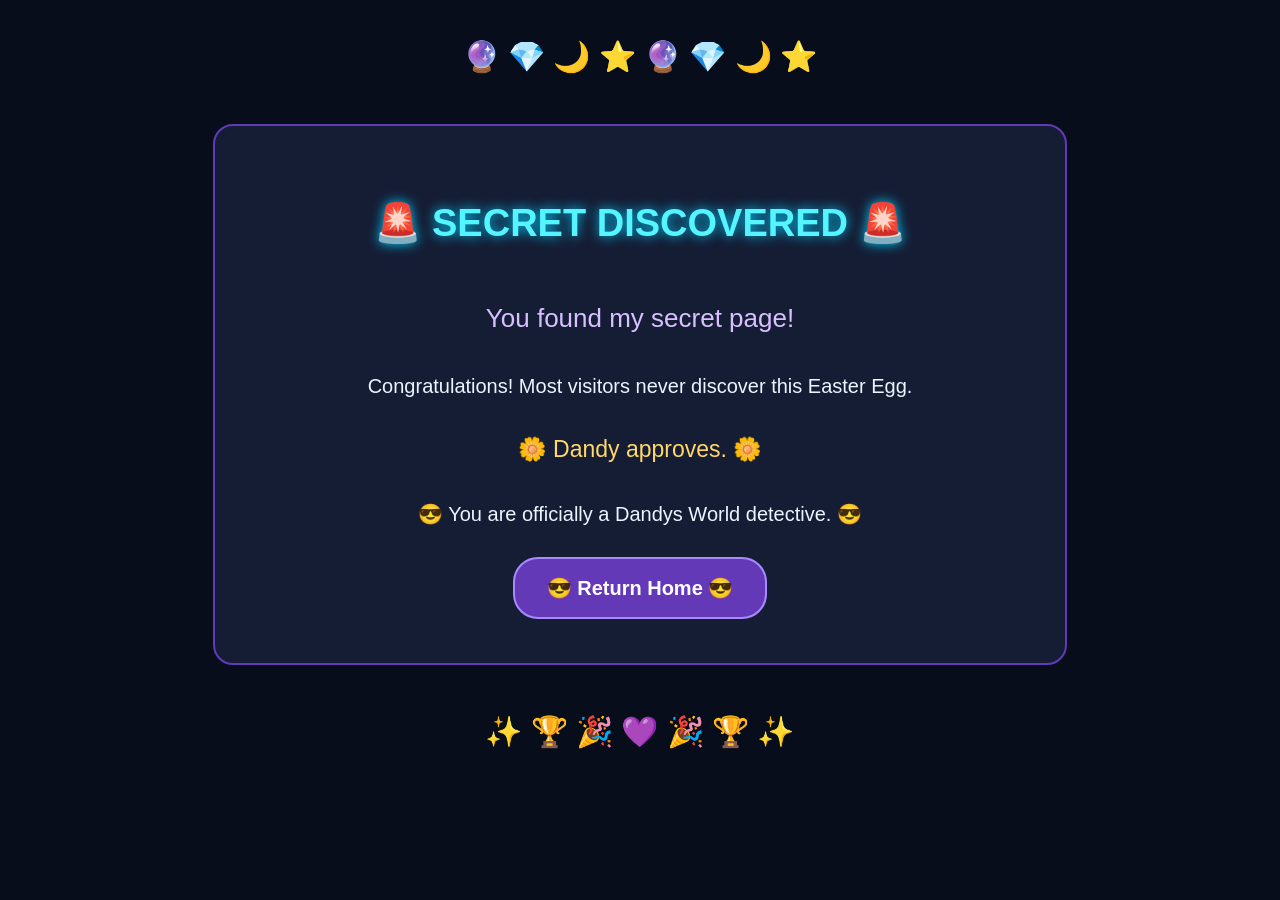
<file: secret.html>
<!DOCTYPE html>
<html>

<head>
<style>
    body {
        background-color: #080D1C;
        color: #EAF5FF;
        font-family: Verdana, sans-serif;
        font-size: 19px;
        line-height: 1.8;
        margin: 25px;
    }

    .decorations {
        font-size: 30px;
        text-align: center;
    }

    .secret-title {
        color: #55F5FF;
        font-size: 38px;
        font-weight: bold;
        text-align: center;
        text-shadow: 0 0 12px #00CFFF;
    }

    .welcome {
        color: #D8C0FF;
        font-size: 26px;
        text-align: center;
    }

    .message {
        color: #EAF5FF;
        font-size: 20px;
        text-align: center;
        margin: 25px auto;
    }

    .approval {
        color: #FFD76A;
        font-size: 23px;
        text-align: center;
    }

    .button {
        background-color: #6339B8;
        color: white;
        padding: 17px 32px;
        font-size: 20px;
        font-weight: bold;
        border: 2px solid #A88AFF;
        border-radius: 25px;
        cursor: pointer;
    }

    .button:hover {
        background-color: #55F5FF;
        color: #080D1C;
        border-color: #55F5FF;
    }

    .secret-box {
        max-width: 800px;
        margin: 40px auto;
        padding: 25px;
        background-color: #151D35;
        border: 2px solid #6339B8;
        border-radius: 20px;
    }
</style>
</head>

<body>

<p class="decorations">
🔮 💎 🌙 ⭐ 🔮 💎 🌙 ⭐
</p>

<div class="secret-box">

<p class="secret-title">
🚨 SECRET DISCOVERED 🚨
</p>

<p class="welcome">
You found my secret page!
</p>

<p class="message">
Congratulations! Most visitors never discover this Easter Egg.
</p>

<p class="approval">
🌼 Dandy approves. 🌼
</p>

<p class="message">
😎 You are officially a Dandys World detective. 😎
</p>

<p style="text-align:center;">
<a href="index.htm">
<button class="button">
😎 Return Home 😎
</button>
</a>
</p>

</div>

<p class="decorations">
✨ 🏆 🎉 💜 🎉 🏆 ✨
</p>

</body>
</html>
</file>
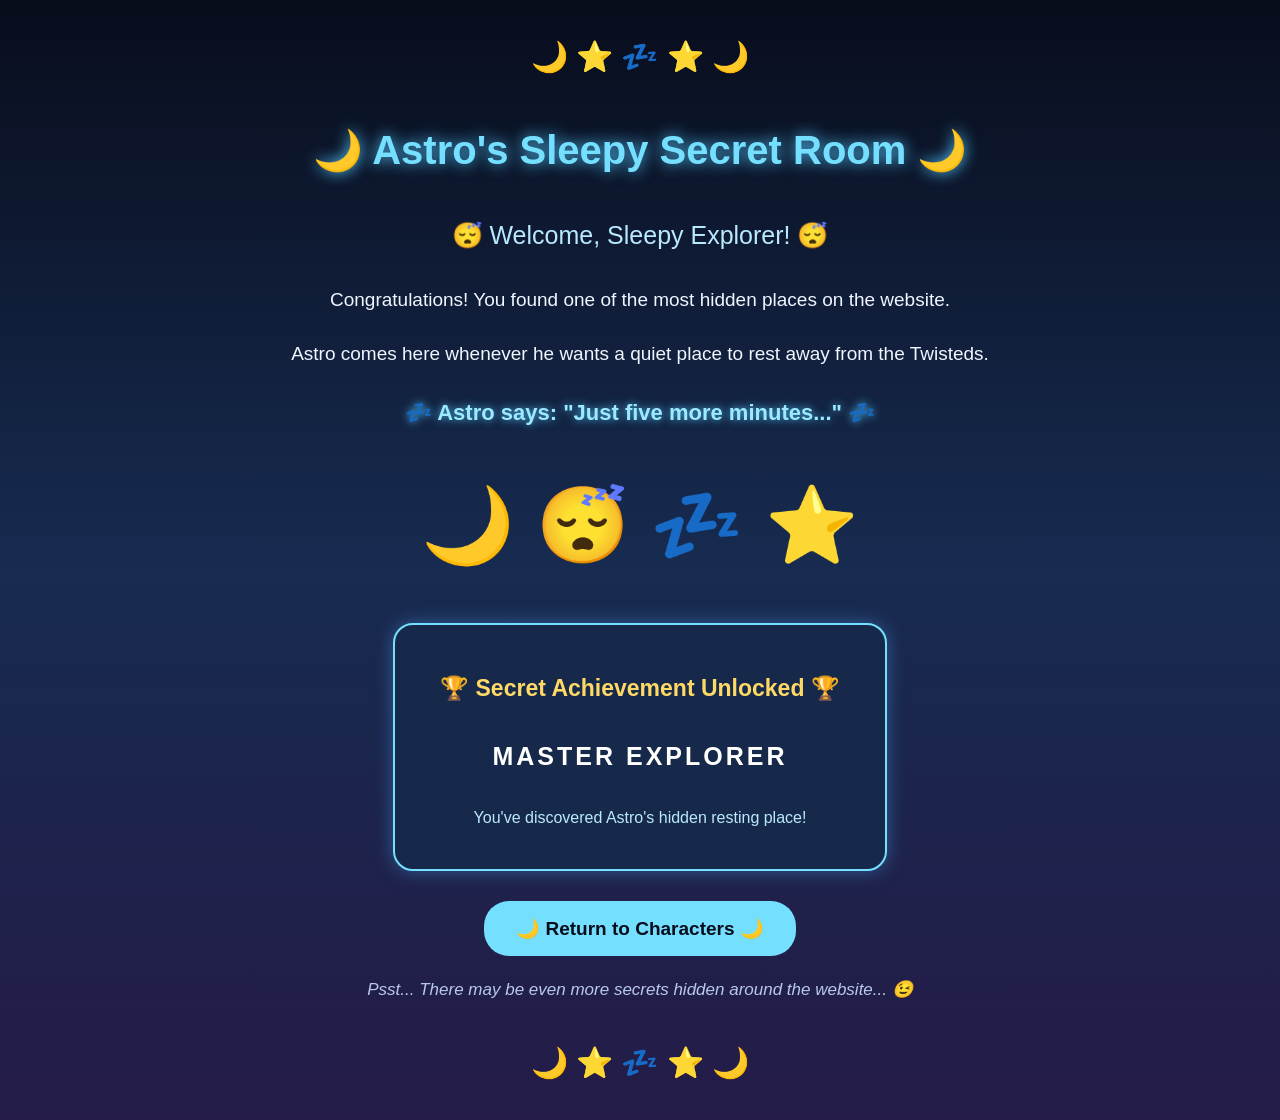
<file: supersecret.html>
<!DOCTYPE html>
<html>

<head>
<style>
    body {
        background: linear-gradient(180deg, #080D1C, #172B50, #241B48);
        color: #F0F6FF;
        font-family: Verdana, sans-serif;
        font-size: 19px;
        line-height: 1.8;
        margin: 25px;
    }

    h1 {
        color: #75DFFF;
        font-size: 40px;
        text-align: center;
        text-shadow: 0 0 15px #55C9FF;
    }

    p {
        text-align: center;
    }

    .decorations {
        font-size: 30px;
        color: #D8E9FF;
    }

    .welcome {
        color: #B9E9FF;
        font-size: 25px;
    }

    .description {
        color: #F0F6FF;
        font-size: 19px;
        max-width: 850px;
        margin: 20px auto;
    }

    .astro-message {
        color: #9CEAFF;
        font-size: 22px;
        font-weight: bold;
        text-shadow: 0 0 8px #55C9FF;
    }

    .moon-art {
        font-size: 75px;
        margin: 25px;
    }

    .achievement {
        background-color: #17294B;
        border: 2px solid #75DFFF;
        border-radius: 20px;
        max-width: 450px;
        margin: 30px auto;
        padding: 20px;
        box-shadow: 0 0 18px #315D91;
    }

    .achievement-title {
        color: #FFD966;
        font-size: 23px;
        font-weight: bold;
    }

    .achievement-name {
        color: white;
        font-size: 25px;
        font-weight: bold;
        letter-spacing: 3px;
    }

    .button {
        background-color: #75DFFF;
        color: #080D1C;
        padding: 16px 32px;
        font-size: 19px;
        font-weight: bold;
        border: none;
        border-radius: 25px;
        cursor: pointer;
        transition: 0.3s;
    }

    .button:hover {
        background-color: #B9E9FF;
        box-shadow: 0 0 15px #75DFFF;
        transform: scale(1.05);
    }

    .extra-secret {
        color: #B8C9E8;
        font-size: 17px;
        font-style: italic;
    }

</style>
</head>

<body>

<p class="decorations">
🌙 ⭐ 💤 ⭐ 🌙
</p>

<h1>
🌙 Astro's Sleepy Secret Room 🌙
</h1>

<p class="welcome">
😴 Welcome, Sleepy Explorer! 😴
</p>

<p class="description">
Congratulations! You found one of the most hidden places on the website.
</p>

<p class="description">
Astro comes here whenever he wants a quiet place to rest away from the Twisteds.
</p>

<p class="astro-message">
💤 Astro says: "Just five more minutes..." 💤
</p>

<p class="moon-art">
🌙 😴 💤 ⭐
</p>

<div class="achievement">

<p class="achievement-title">
🏆 Secret Achievement Unlocked 🏆
</p>

<p class="achievement-name">
MASTER EXPLORER
</p>

<p style="color:#B9E9FF; font-size:16px;">
You've discovered Astro's hidden resting place!
</p>

</div>

<p>
<a href="characters.html">
<button class="button">
🌙 Return to Characters 🌙
</button>
</a>
</p>

<p class="extra-secret">
Psst... There may be even more secrets hidden around the website... 😉
</p>

<p class="decorations">
🌙 ⭐ 💤 ⭐ 🌙
</p>

</body>
</html>
</file>
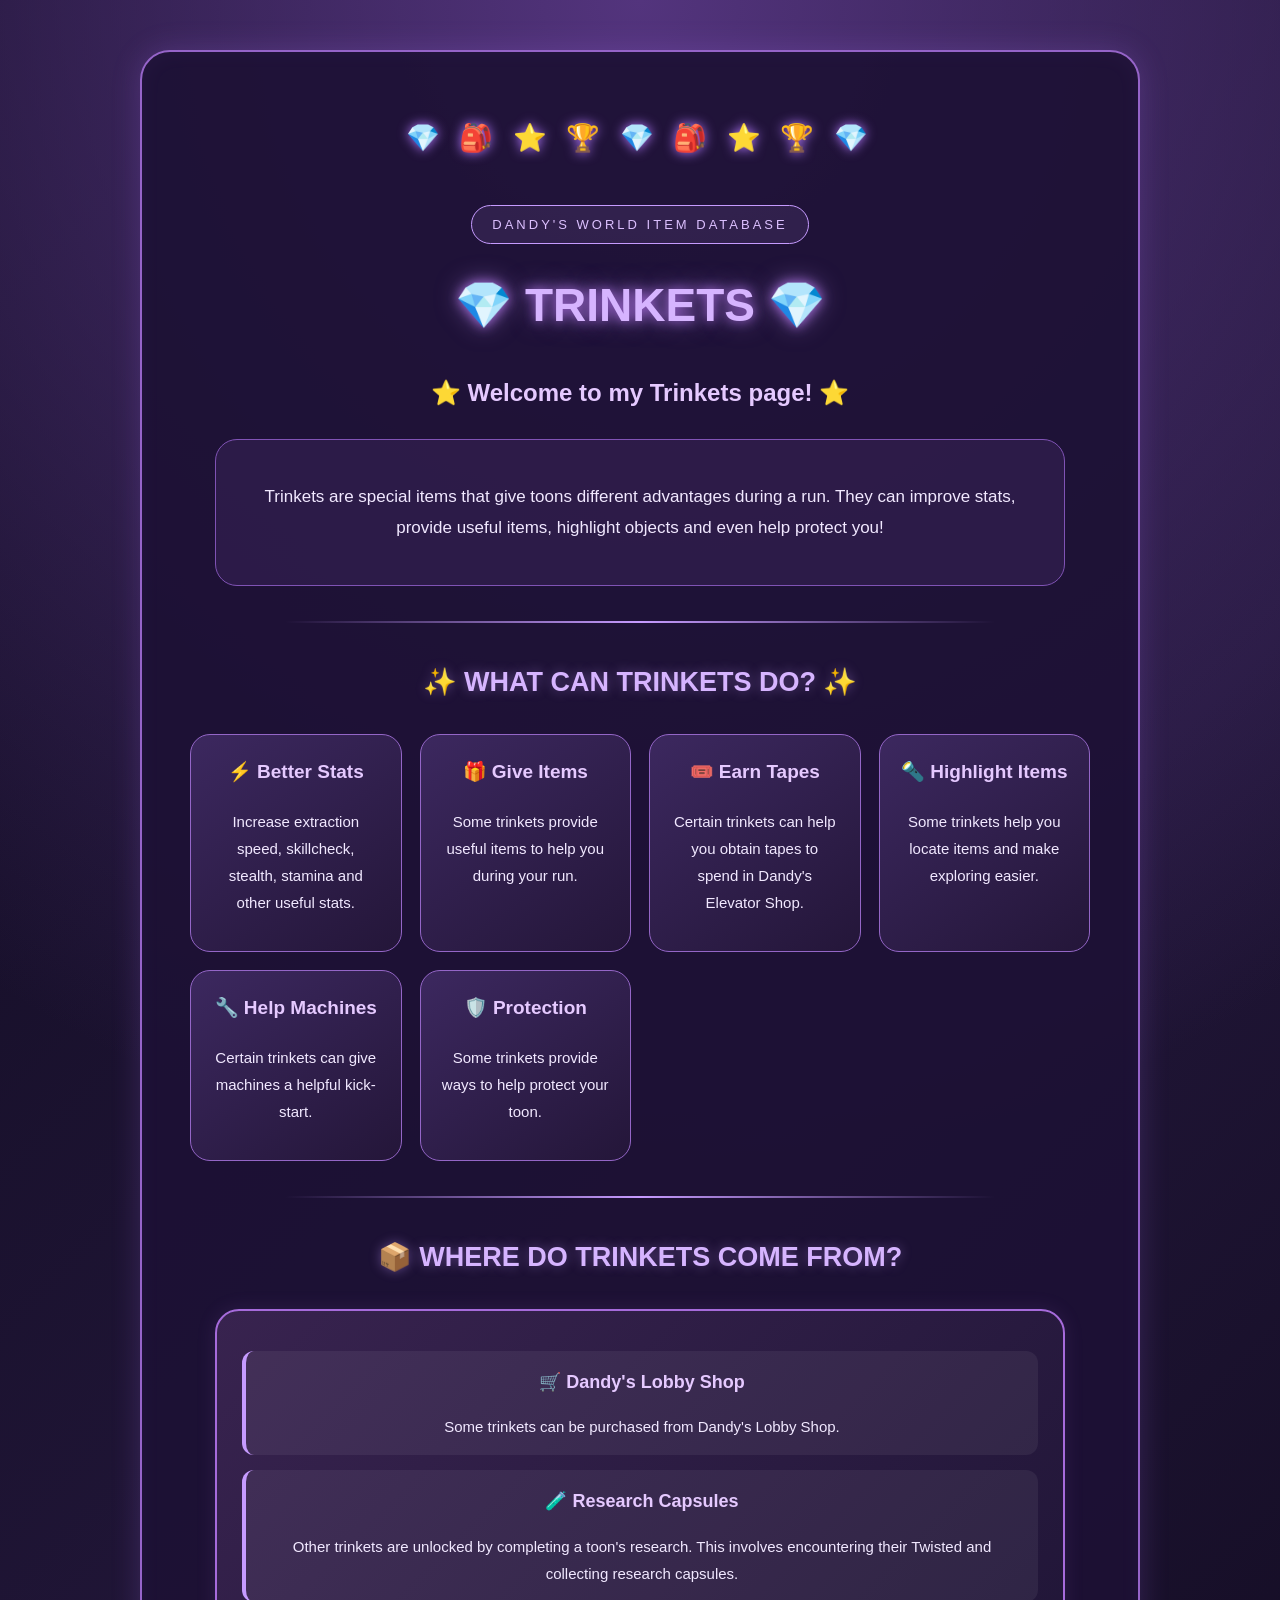
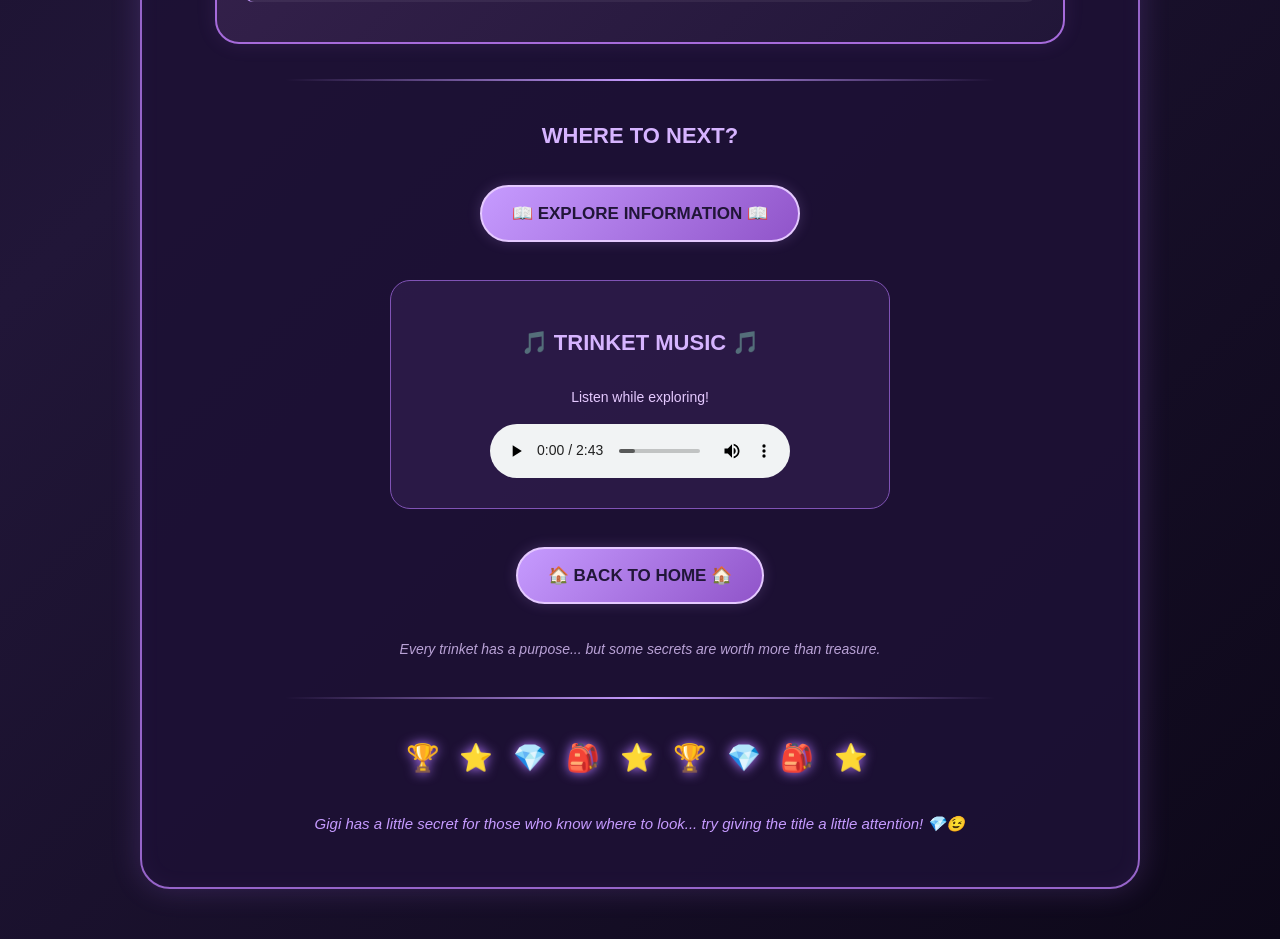
<file: trinkets.html>
<!DOCTYPE html>
<html>

<head>
<title>Dandy's World - Trinkets</title>

<style>
    * {
        box-sizing: border-box;
    }

    body {
        background:
            radial-gradient(circle at top, #53347D, transparent 45%),
            linear-gradient(135deg, #100B20, #211638, #0D0819);
        color: #F1E8FF;
        font-family: Verdana, sans-serif;
        font-size: 18px;
        line-height: 1.8;
        margin: 0;
        padding: 25px 15px;
        min-height: 100vh;
    }

    .container {
        max-width: 1000px;
        margin: 25px auto;
        padding: 35px 25px;
        background: rgba(29, 17, 53, 0.92);
        border: 2px solid #9664C9;
        border-radius: 30px;
        box-shadow:
            0 0 30px rgba(180, 120, 255, 0.2),
            inset 0 0 25px rgba(198, 155, 255, 0.04);
        text-align: center;
    }

    .decorations {
        font-size: 27px;
        letter-spacing: 6px;
        color: #E5C9FF;
        text-shadow: 0 0 12px #B47AFF;
    }

    .top-label {
        display: inline-block;
        background: rgba(198, 155, 255, 0.1);
        border: 1px solid #C69BFF;
        border-radius: 30px;
        padding: 7px 20px;
        color: #DCC0FF;
        font-size: 13px;
        letter-spacing: 3px;
        margin-top: 15px;
    }

    h1 {
        color: #D6B4FF;
        font-size: 46px;
        text-align: center;
        cursor: pointer;
        text-shadow:
            0 0 12px #A66BDB,
            0 0 25px rgba(198, 155, 255, 0.5);
        margin: 20px 0;
        transition: 0.3s;
    }

    h1:hover {
        transform: scale(1.04);
        text-shadow: 0 0 25px #D6B4FF;
    }

    .welcome {
        font-size: 24px;
        color: #E5C9FF;
        font-weight: bold;
    }

    .description {
        font-size: 17px;
        color: #F1E8FF;
        max-width: 850px;
        margin: 20px auto;
    }

    .intro-panel {
        background: rgba(166, 107, 219, 0.1);
        border: 1px solid #8053B5;
        border-radius: 22px;
        padding: 22px;
        max-width: 850px;
        margin: 25px auto;
    }

    .divider {
        width: 75%;
        height: 2px;
        background: linear-gradient(to right, transparent, #C69BFF, transparent);
        margin: 35px auto;
    }

    .section-title {
        font-size: 27px;
        color: #D6B4FF;
        font-weight: bold;
        text-shadow: 0 0 12px rgba(198, 155, 255, 0.4);
    }

    .feature-grid {
        display: grid;
        grid-template-columns: repeat(auto-fit, minmax(210px, 1fr));
        gap: 18px;
        max-width: 900px;
        margin: 25px auto;
    }

    .feature-card {
        background: linear-gradient(145deg, #3C285F, #241639);
        border: 1px solid #9466C7;
        border-radius: 20px;
        padding: 20px;
        transition: 0.3s;
    }

    .feature-card:hover {
        transform: translateY(-5px);
        border-color: #D6B4FF;
        box-shadow: 0 0 18px rgba(198, 155, 255, 0.25);
    }

    .feature-card h3 {
        color: #E5C9FF;
        font-size: 19px;
        margin-top: 0;
    }

    .feature-card p {
        color: #F1E8FF;
        font-size: 15px;
    }

    .guide-panel {
        background: linear-gradient(135deg, #38234F, #211638);
        border: 2px solid #A66BDB;
        border-radius: 24px;
        padding: 25px;
        max-width: 850px;
        margin: 25px auto;
        box-shadow: 0 0 20px rgba(166, 107, 219, 0.12);
    }

    .guide-item {
        background: rgba(255, 255, 255, 0.06);
        border-left: 4px solid #C69BFF;
        border-radius: 12px;
        padding: 15px;
        margin: 15px 0;
    }

    .guide-item h3 {
        color: #E5C9FF;
        font-size: 18px;
        margin: 0;
    }

    .guide-item p {
        font-size: 15px;
        color: #F1E8FF;
        margin-bottom: 0;
    }

    .music-panel {
        background: rgba(166, 107, 219, 0.1);
        border: 1px solid #8053B5;
        border-radius: 20px;
        padding: 20px;
        max-width: 500px;
        margin: 30px auto;
    }

    .music-title {
        font-size: 22px;
        color: #D6B4FF;
        font-weight: bold;
    }

    audio {
        width: 300px;
        max-width: 100%;
    }

    .button {
        background: linear-gradient(135deg, #C69BFF, #9054C9);
        color: #211638;
        padding: 16px 30px;
        font-size: 17px;
        font-weight: bold;
        border: 2px solid #E5C9FF;
        border-radius: 30px;
        cursor: pointer;
        transition: 0.3s;
        box-shadow: 0 0 14px rgba(198, 155, 255, 0.2);
        margin: 8px;
    }

    .button:hover {
        transform: scale(1.07);
        background: linear-gradient(135deg, #F1E8FF, #C69BFF);
        box-shadow: 0 0 22px #C69BFF;
    }

    .bottom-note {
        color: #B9A2D6;
        font-size: 14px;
        font-style: italic;
        margin-top: 25px;
    }

    .hint {
        color: #C69BFF;
        font-size: 15px;
        font-style: italic;
        margin-top: 15px;
    }

    @media (max-width: 600px) {
        h1 {
            font-size: 34px;
        }

        .container {
            padding: 20px 12px;
        }

        .decorations {
            font-size: 20px;
            letter-spacing: 3px;
        }

        .feature-grid {
            grid-template-columns: 1fr;
        }
    }
</style>
</head>

<body>

<div class="container">

<p class="decorations">
💎 🎒 ⭐ 🏆 💎 🎒 ⭐ 🏆 💎
</p>

<div class="top-label">
DANDY'S WORLD ITEM DATABASE
</div>

<h1 id="trinketTitle">
💎 TRINKETS 💎
</h1>

<p class="welcome">
⭐ Welcome to my Trinkets page! ⭐
</p>

<div class="intro-panel">

<p class="description">
Trinkets are special items that give toons different advantages
during a run. They can improve stats, provide useful items,
highlight objects and even help protect you!
</p>

</div>

<div class="divider"></div>

<p class="section-title">
✨ WHAT CAN TRINKETS DO? ✨
</p>

<div class="feature-grid">

<div class="feature-card">
<h3>⚡ Better Stats</h3>
<p>
Increase extraction speed, skillcheck, stealth, stamina and other useful stats.
</p>
</div>

<div class="feature-card">
<h3>🎁 Give Items</h3>
<p>
Some trinkets provide useful items to help you during your run.
</p>
</div>

<div class="feature-card">
<h3>🎟️ Earn Tapes</h3>
<p>
Certain trinkets can help you obtain tapes to spend in Dandy's Elevator Shop.
</p>
</div>

<div class="feature-card">
<h3>🔦 Highlight Items</h3>
<p>
Some trinkets help you locate items and make exploring easier.
</p>
</div>

<div class="feature-card">
<h3>🔧 Help Machines</h3>
<p>
Certain trinkets can give machines a helpful kick-start.
</p>
</div>

<div class="feature-card">
<h3>🛡️ Protection</h3>
<p>
Some trinkets provide ways to help protect your toon.
</p>
</div>

</div>

<div class="divider"></div>

<p class="section-title">
📦 WHERE DO TRINKETS COME FROM?
</p>

<div class="guide-panel">

<div class="guide-item">
<h3>🛒 Dandy's Lobby Shop</h3>
<p>
Some trinkets can be purchased from Dandy's Lobby Shop.
</p>
</div>

<div class="guide-item">
<h3>🧪 Research Capsules</h3>
<p>
Other trinkets are unlocked by completing a toon's research.
This involves encountering their Twisted and collecting research capsules.
</p>
</div>

</div>

<div class="divider"></div>

<p style="color:#D6B4FF;font-size:22px;font-weight:bold;">
WHERE TO NEXT?
</p>

<p>
<a href="information.html">
<button class="button">
📖 EXPLORE INFORMATION 📖
</button>
</a>
</p>

<div class="music-panel">

<p class="music-title">
🎵 TRINKET MUSIC 🎵
</p>

<p style="color:#E5C9FF;font-size:14px;">
Listen while exploring!
</p>

<audio controls loop>
<source src="music.mp3" type="audio/mpeg">
</audio>

</div>

<p>
<a href="index.htm">
<button class="button">
🏠 BACK TO HOME 🏠
</button>
</a>
</p>

<p class="bottom-note">
Every trinket has a purpose... but some secrets are worth more than treasure.
</p>

<div class="divider"></div>

<p class="decorations">
🏆 ⭐ 💎 🎒 ⭐ 🏆 💎 🎒 ⭐
</p>

<p class="hint">
Gigi has a little secret for those who know where to look...
try giving the title a little attention! 💎😉
</p>

</div>

<script>
let secretClicks = 0;

document.getElementById("trinketTitle").addEventListener("click", function() {
    secretClicks++;

    if (secretClicks >= 3) {
        window.location.href = "gigisecret.html";
    }
});
</script>

</body>
</html>
</file>
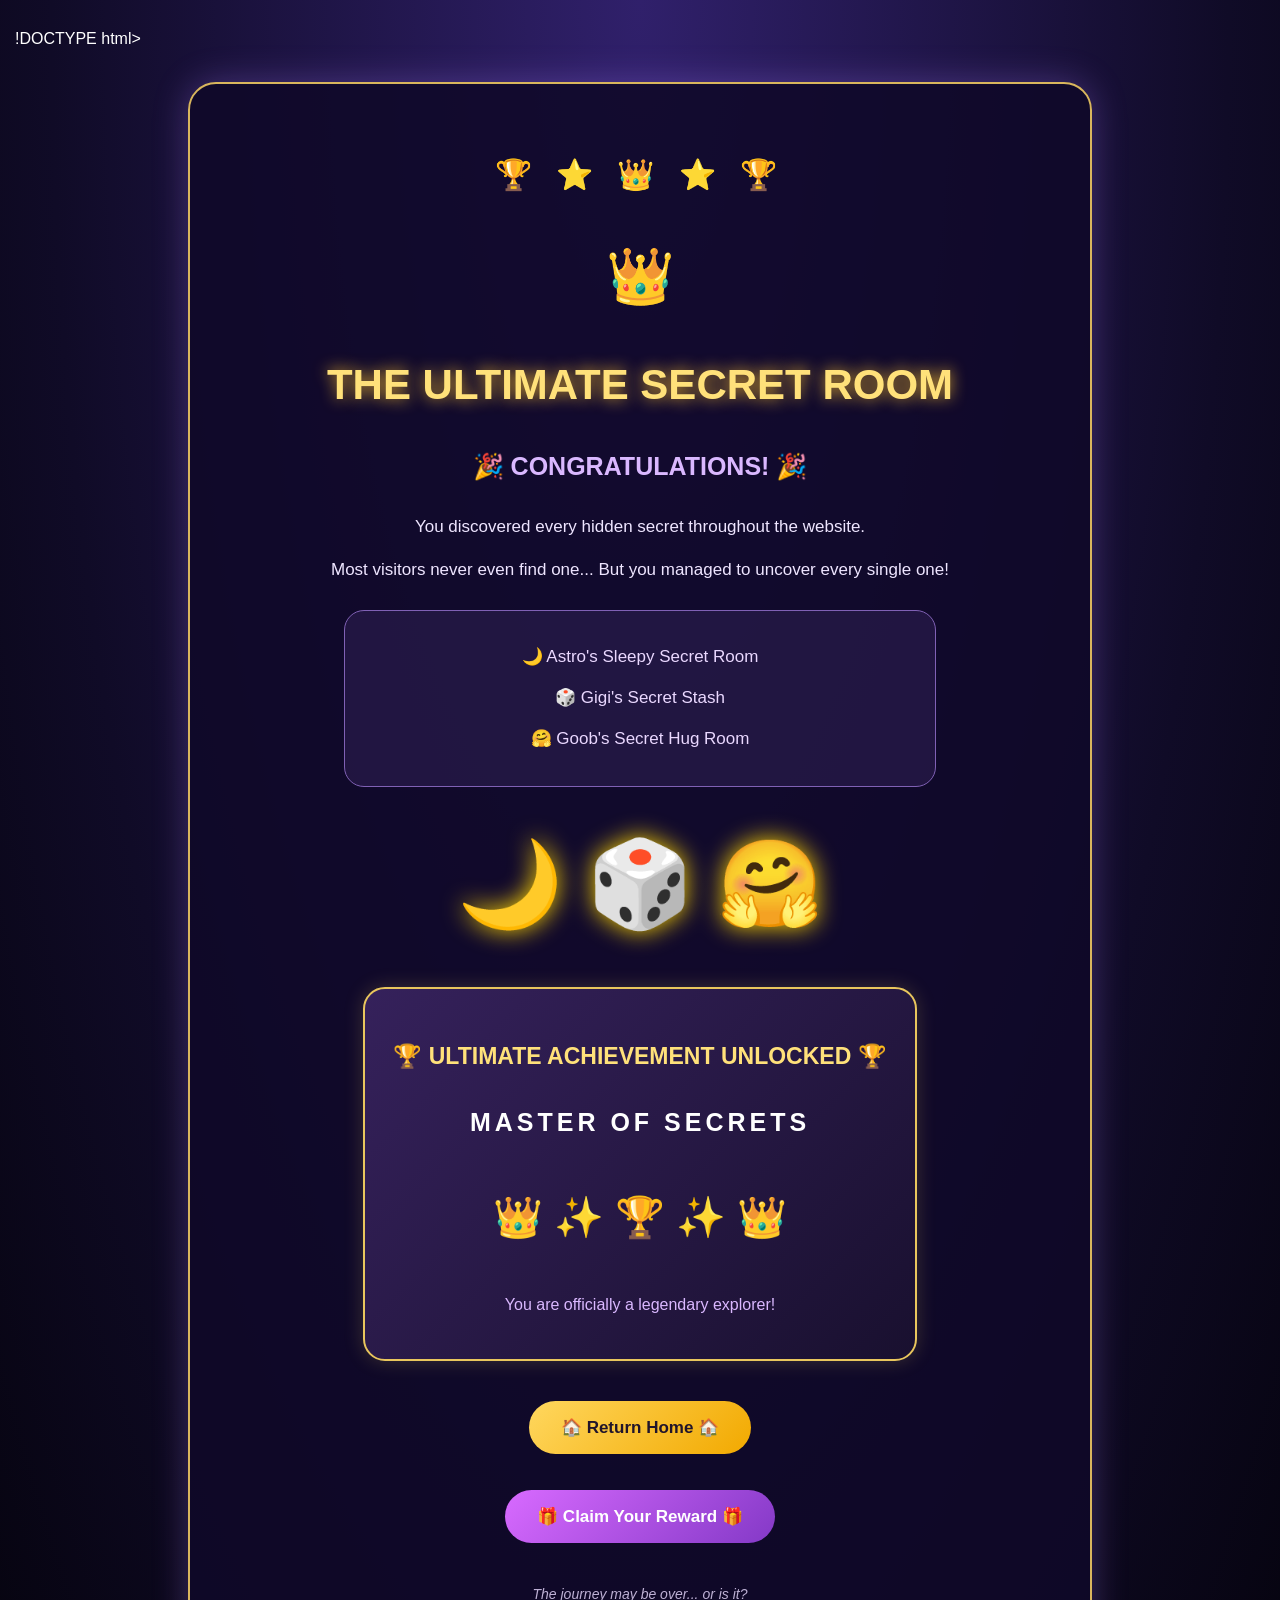
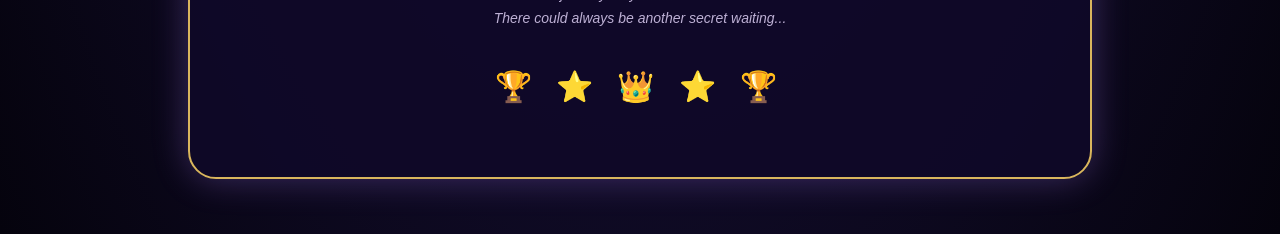
<file: ultimate.html>
!DOCTYPE html>
<html>

<head>
<title>The Ultimate Secret Room</title>

<style>
    body {
        background: radial-gradient(ellipse at top, #30206B, #100B27 65%, #05030D);
        color: white;
        font-family: Verdana, sans-serif;
        margin: 0;
        padding: 25px 15px;
        min-height: 100vh;
        line-height: 1.7;
    }

    .container {
        max-width: 850px;
        margin: 30px auto;
        padding: 35px 25px;
        text-align: center;
        background: rgba(15, 9, 40, 0.88);
        border: 2px solid #D9B65D;
        border-radius: 28px;
        box-shadow: 0 0 35px rgba(173, 126, 255, 0.3);
    }

    .decorations {
        font-size: 30px;
        letter-spacing: 8px;
        color: gold;
    }

    h1 {
        color: #FFE17A;
        font-size: 42px;
        text-shadow: 0 0 15px #D9A52E;
        margin: 25px 0;
    }

    .congratulations {
        color: #DAB8FF;
        font-size: 25px;
        font-weight: bold;
    }

    .description {
        color: #EEE5FF;
        font-size: 17px;
        max-width: 650px;
        margin: 15px auto;
    }

    .secret-list {
        background: rgba(130, 87, 190, 0.15);
        border: 1px solid #8061B5;
        border-radius: 20px;
        padding: 20px;
        max-width: 550px;
        margin: 25px auto;
    }

    .secret-list p {
        color: #EAD8FF;
        font-size: 17px;
        margin: 12px;
    }

    .treasures {
        font-size: 85px;
        margin: 25px 0;
        filter: drop-shadow(0 0 12px gold);
    }

    .achievement {
        background: linear-gradient(135deg, #35215B, #19102F);
        border: 2px solid #E9C65D;
        border-radius: 22px;
        padding: 25px;
        max-width: 500px;
        margin: 30px auto;
        box-shadow: 0 0 20px rgba(233, 198, 93, 0.2);
    }

    .achievement-title {
        color: #FFE17A;
        font-size: 23px;
        font-weight: bold;
    }

    .achievement-name {
        color: white;
        font-size: 25px;
        letter-spacing: 4px;
        font-weight: bold;
    }

    .crown {
        font-size: 55px;
    }

    .button {
        padding: 16px 32px;
        font-size: 17px;
        font-weight: bold;
        border: none;
        border-radius: 30px;
        cursor: pointer;
        transition: 0.3s;
        margin: 10px;
    }

    .home-button {
        background: linear-gradient(135deg, #FFD75E, #F2A900);
        color: #21152B;
    }

    .reward-button {
        background: linear-gradient(135deg, #D86AFF, #8439C7);
        color: white;
    }

    .button:hover {
        transform: scale(1.07);
        box-shadow: 0 0 20px rgba(255, 255, 255, 0.4);
    }

    .ending {
        color: #BDB0D4;
        font-size: 14px;
        font-style: italic;
        margin-top: 30px;
    }

    @media (max-width: 600px) {
        h1 {
            font-size: 30px;
        }

        .container {
            padding: 20px 12px;
        }

        .decorations {
            font-size: 21px;
            letter-spacing: 3px;
        }

        .treasures {
            font-size: 65px;
        }
    }
</style>
</head>

<body>

<div class="container">

<p class="decorations">
🏆 ⭐ 👑 ⭐ 🏆
</p>

<div class="crown">👑</div>

<h1>THE ULTIMATE SECRET ROOM</h1>

<p class="congratulations">
🎉 CONGRATULATIONS! 🎉
</p>

<p class="description">
You discovered every hidden secret throughout the website.
</p>

<p class="description">
Most visitors never even find one...
But you managed to uncover every single one!
</p>

<div class="secret-list">

<p>🌙 Astro's Sleepy Secret Room</p>

<p>🎲 Gigi's Secret Stash</p>

<p>🤗 Goob's Secret Hug Room</p>

</div>

<div class="treasures">
🌙 🎲 🤗
</div>

<div class="achievement">

<p class="achievement-title">
🏆 ULTIMATE ACHIEVEMENT UNLOCKED 🏆
</p>

<p class="achievement-name">
MASTER OF SECRETS
</p>

<p style="font-size:40px;">👑 ✨ 🏆 ✨ 👑</p>

<p style="color:#DAB8FF;">
You are officially a legendary explorer!
</p>

</div>

<p>
<a href="index.htm">
<button class="button home-button">
🏠 Return Home 🏠
</button>
</a>
</p>

<p>
<a href="https://www.youtube.com/watch?v=dQw4w9WgXcQ" target="_blank" rel="noopener noreferrer">
<button class="button reward-button">
🎁 Claim Your Reward 🎁
</button>
</a>
</p>

<p class="ending">
The journey may be over... or is it?
<br>
There could always be another secret waiting...
</p>

<p class="decorations">
🏆 ⭐ 👑 ⭐ 🏆
</p>

</div>

</body>
</html>
</file>
